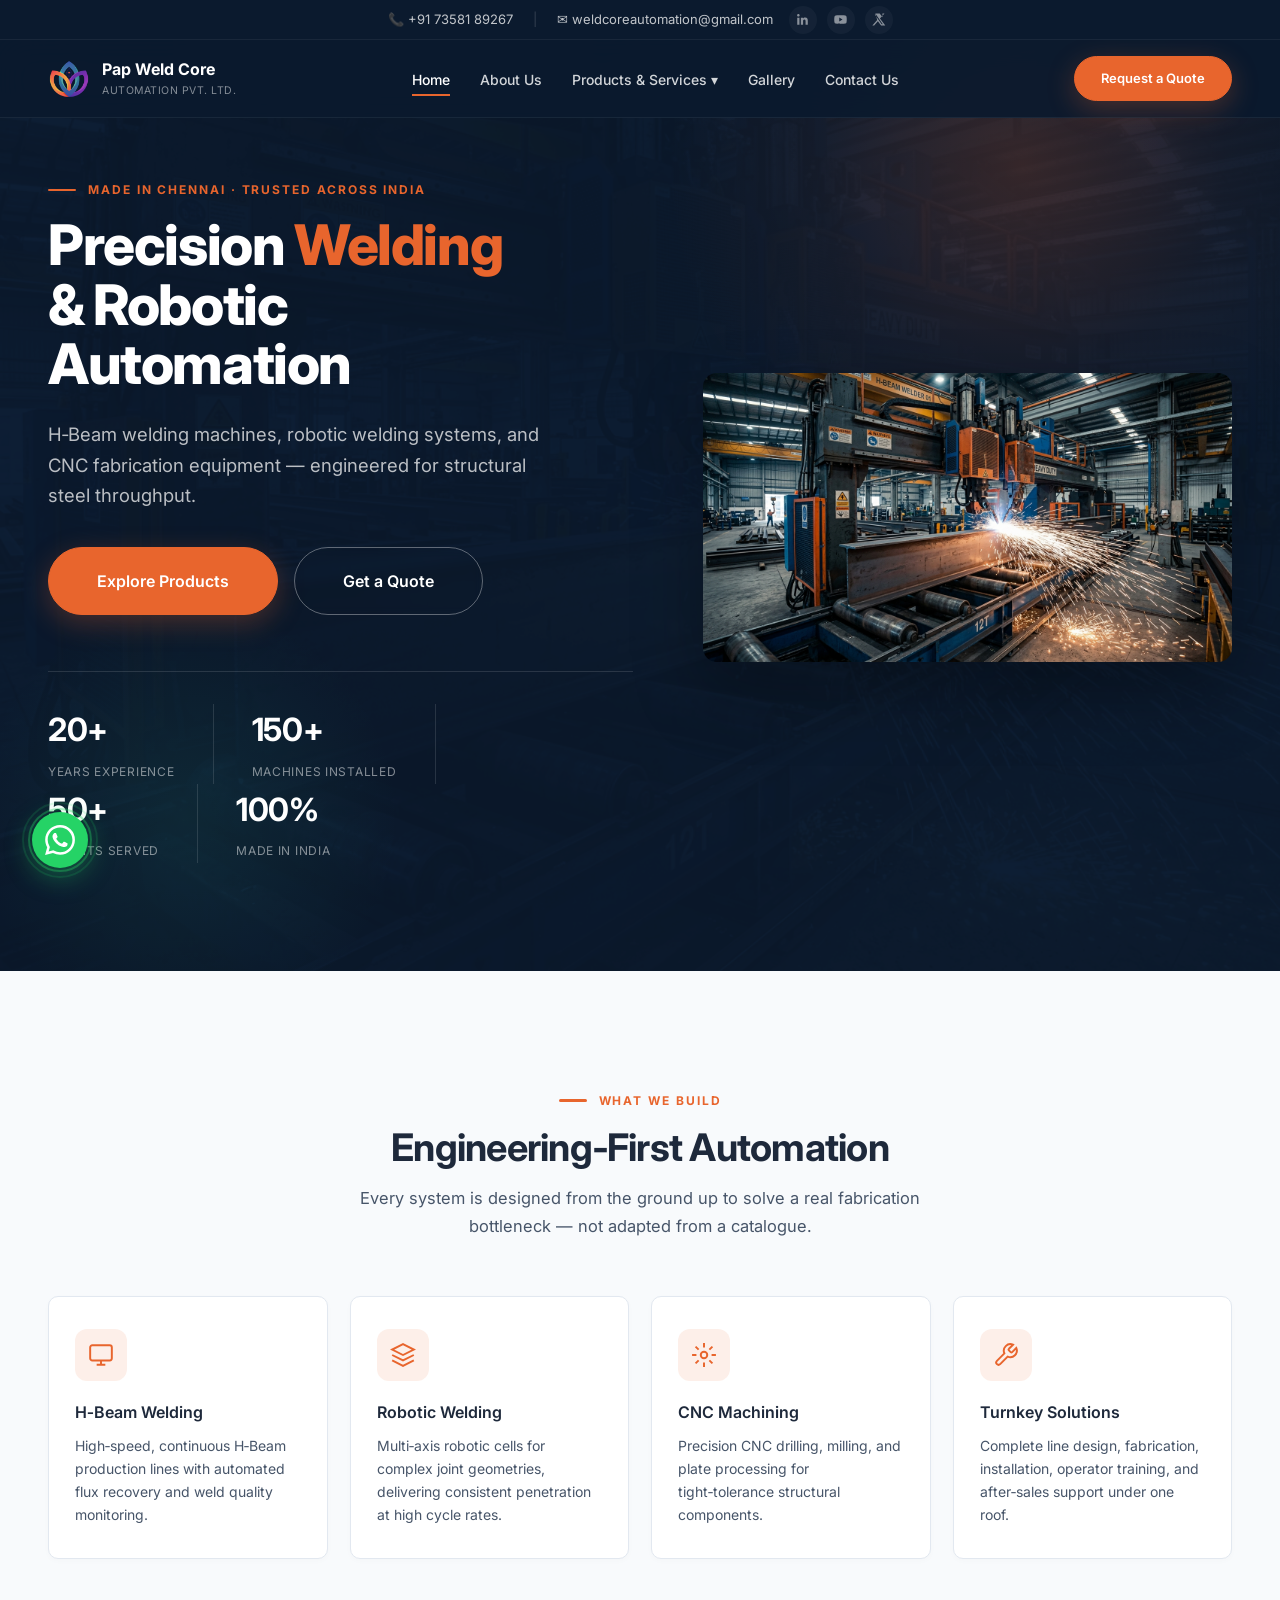
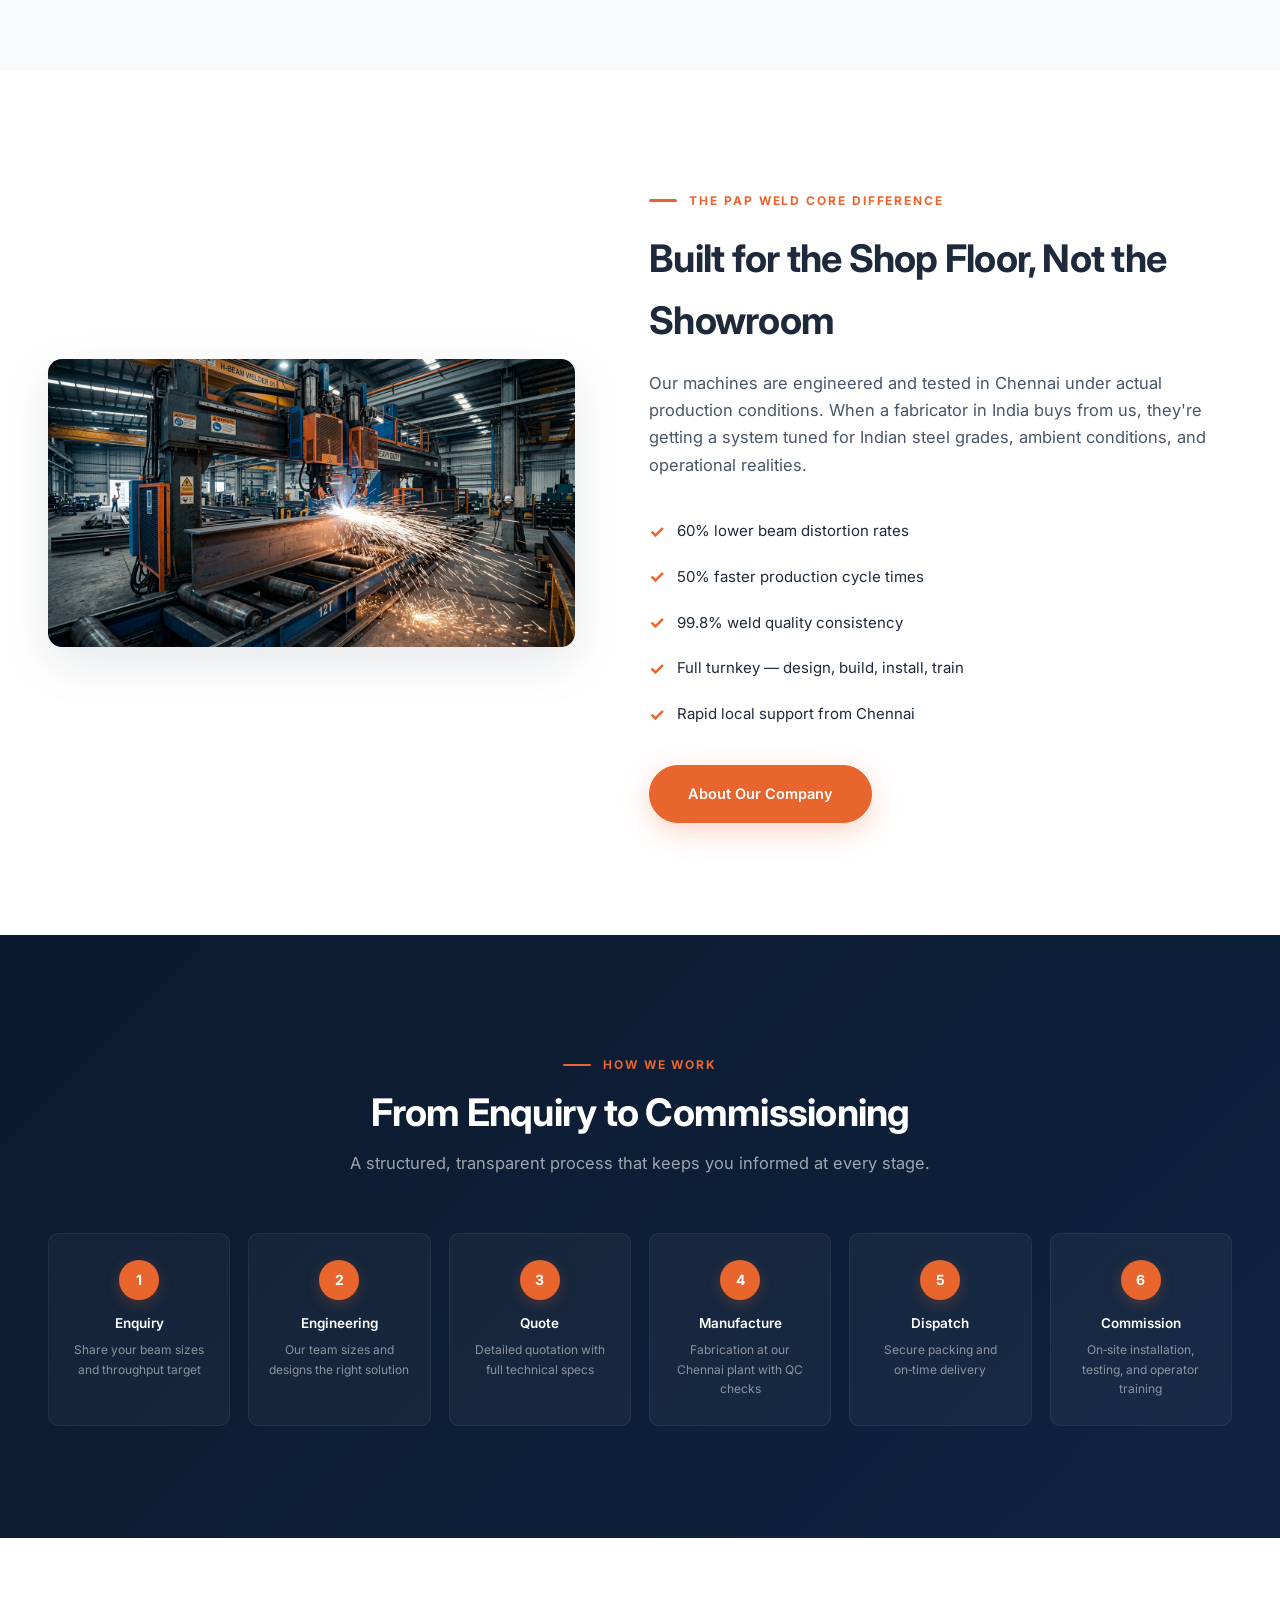
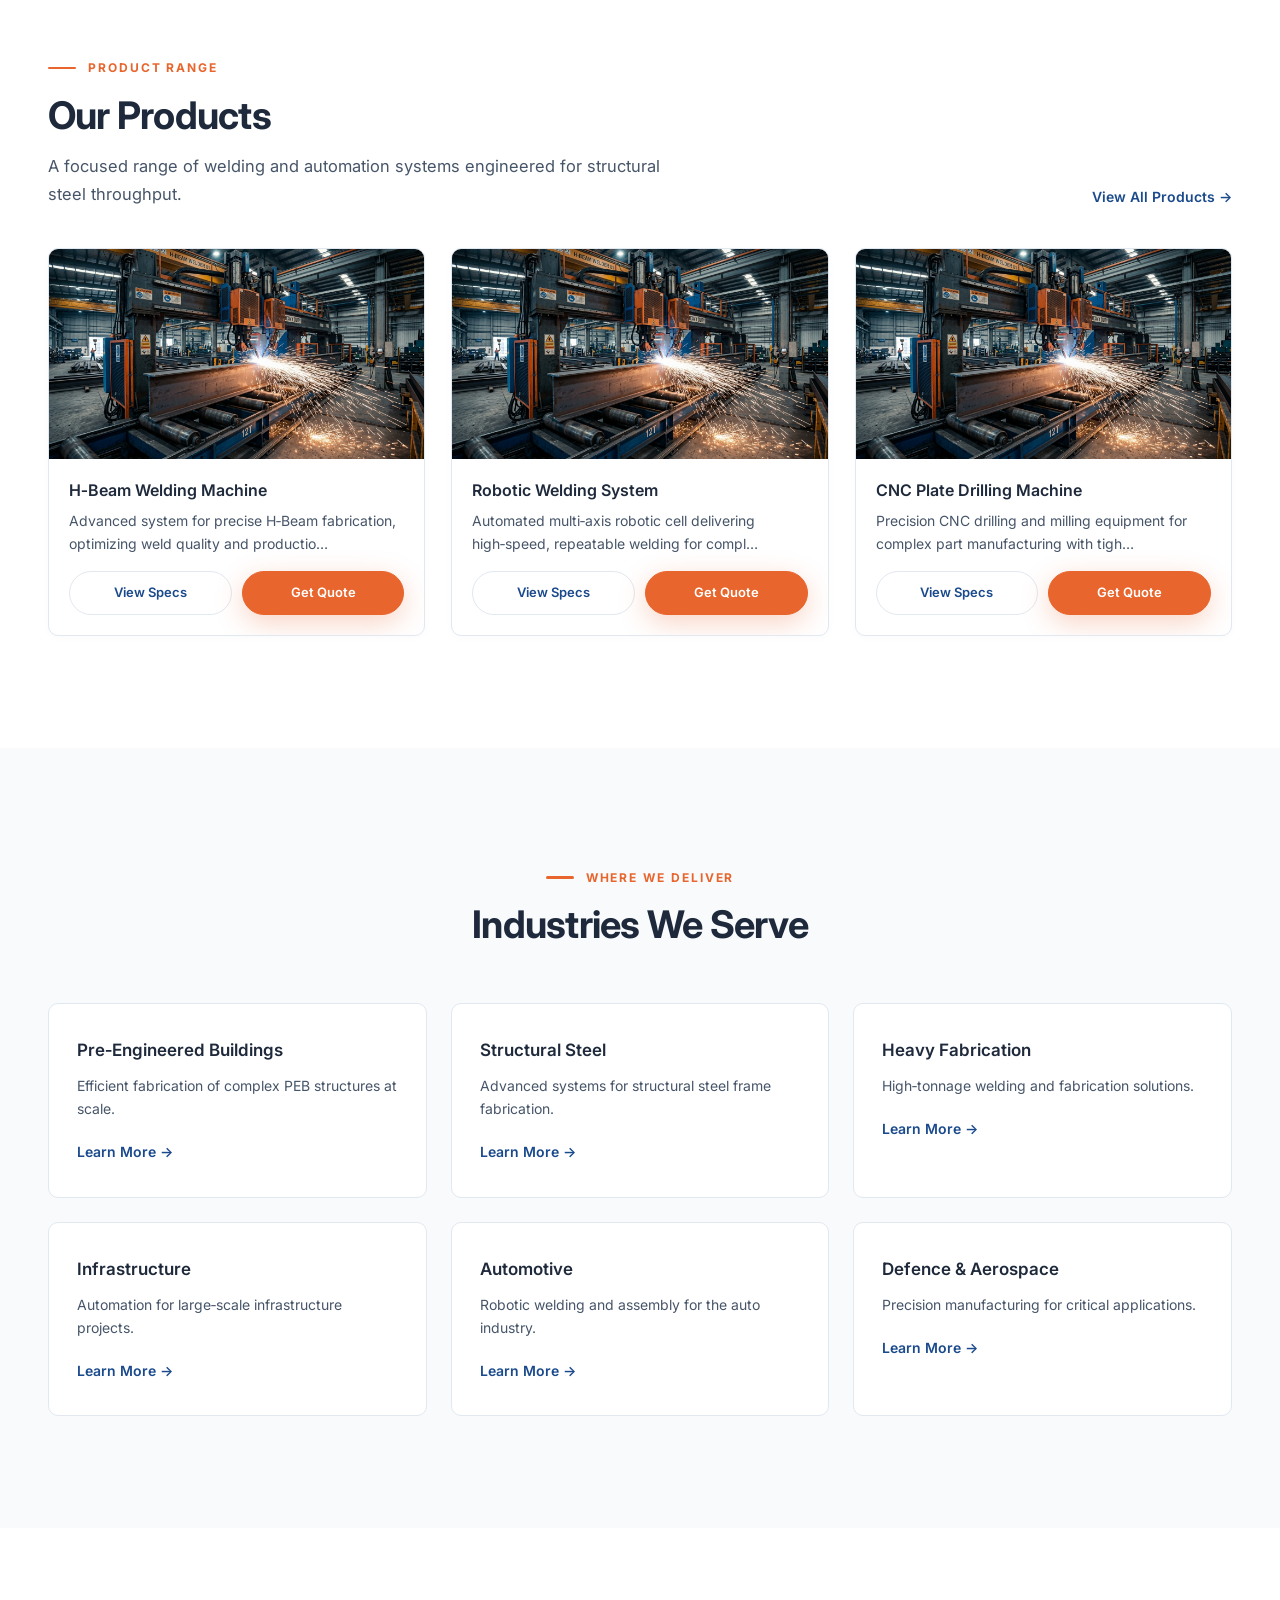
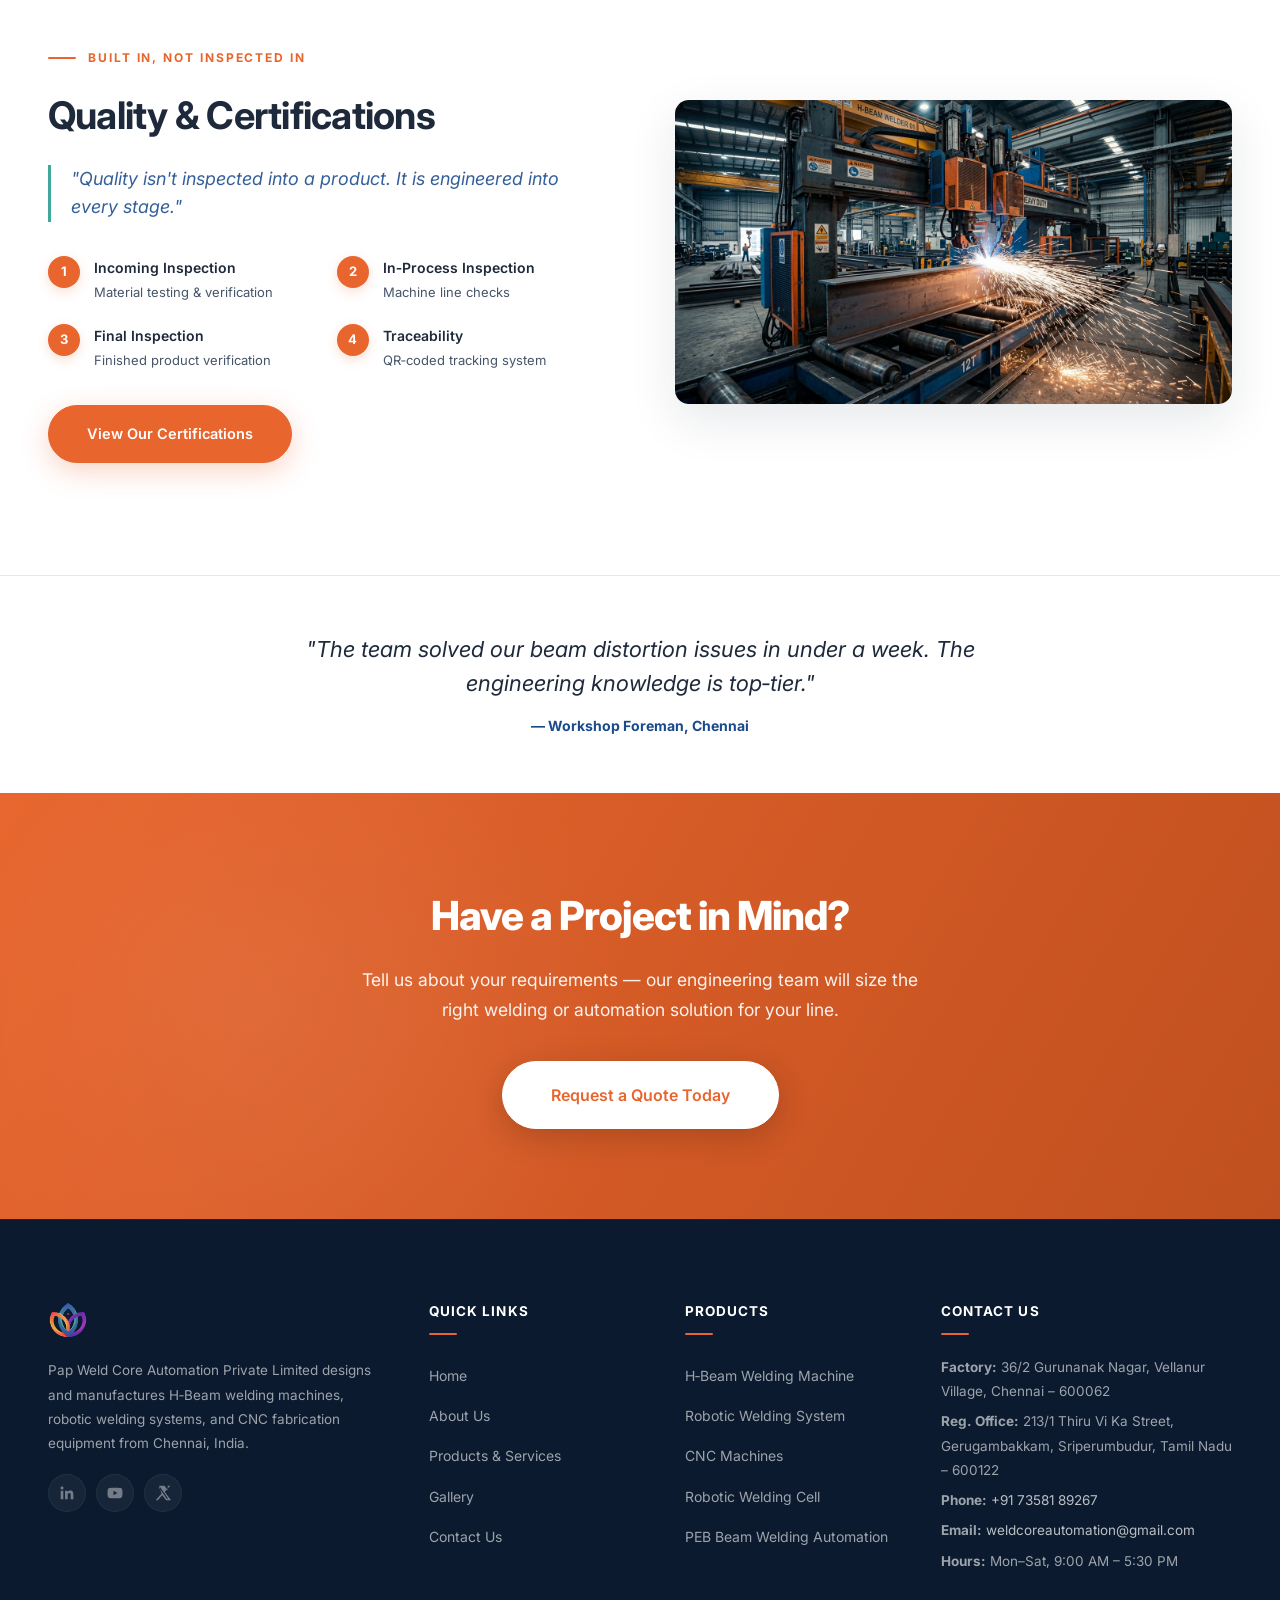
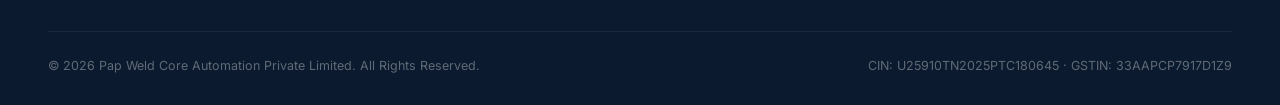
<file: index.html>
<!DOCTYPE html>
<html lang="en">
<head>
    <meta charset="UTF-8" />
    <meta name="viewport" content="width=device-width, initial-scale=1.0" />
    <title>Pap Weld Core Automation | Precision Welding &amp; Robotic Automation</title>
    <meta name="description" content="Pap Weld Core Automation Private Limited – Manufacturer of H‑Beam Welding Machines, Robotic Welding Systems, and CNC Machinery from Chennai, India." />
    <link rel="icon" type="image/x-icon" href="images/favicon/favicon.ico" />
    <link rel="preconnect" href="https://fonts.googleapis.com" />
    <link rel="preconnect" href="https://fonts.gstatic.com" crossorigin />
    <link href="https://fonts.googleapis.com/css2?family=Inter:wght@400;500;600;700;800;900&display=swap" rel="stylesheet" />
    <link rel="stylesheet" href="css/style.css" />
</head>
<body>

    <!-- ===== WHATSAPP FLOATING BUTTON ===== -->
    <a href="https://wa.me/917358189267?text=Hello%20Pap%20Weld%20Core%20Automation%2C%20I%20am%20interested%20in%20your%20welding%20automation%20solutions."
       class="whatsapp-float" target="_blank" rel="noopener noreferrer" aria-label="Chat on WhatsApp">
        <div class="whatsapp-float-btn">
            <svg viewBox="0 0 24 24" xmlns="http://www.w3.org/2000/svg">
                <path d="M17.472 14.382c-.297-.149-1.758-.867-2.03-.967-.273-.099-.471-.148-.67.15-.197.297-.767.966-.94 1.164-.173.199-.347.223-.644.075-.297-.15-1.255-.463-2.39-1.475-.883-.788-1.48-1.761-1.653-2.059-.173-.297-.018-.458.13-.606.134-.133.298-.347.446-.52.149-.174.198-.298.298-.497.099-.198.05-.371-.025-.52-.075-.149-.669-1.612-.916-2.207-.242-.579-.487-.5-.669-.51-.173-.008-.371-.01-.57-.01-.198 0-.52.074-.792.372-.272.297-1.04 1.016-1.04 2.479 0 1.462 1.065 2.875 1.213 3.074.149.198 2.096 3.2 5.077 4.487.709.306 1.262.489 1.694.625.712.227 1.36.195 1.871.118.571-.085 1.758-.719 2.006-1.413.248-.694.248-1.289.173-1.413-.074-.124-.272-.198-.57-.347m-5.421 7.403h-.004a9.87 9.87 0 01-5.031-1.378l-.361-.214-3.741.982.998-3.648-.235-.374a9.86 9.86 0 01-1.51-5.26c.001-5.45 4.436-9.884 9.888-9.884 2.64 0 5.122 1.03 6.988 2.898a9.825 9.825 0 012.893 6.994c-.003 5.45-4.437 9.884-9.885 9.884m8.413-18.297A11.815 11.815 0 0012.05 0C5.495 0 .16 5.335.157 11.892c0 2.096.547 4.142 1.588 5.945L.057 24l6.305-1.654a11.882 11.882 0 005.683 1.448h.005c6.554 0 11.89-5.335 11.893-11.893a11.821 11.821 0 00-3.48-8.413z"/>
            </svg>
        </div>
        <span class="whatsapp-tooltip">Chat on WhatsApp</span>
    </a>

    <!-- ===== BACK TO TOP ===== -->
    <button id="backToTop" class="back-to-top" aria-label="Back to top">
        <svg viewBox="0 0 24 24"><path d="M12 19V5M5 12l7-7 7 7"/></svg>
    </button>

    <!-- ===== TOP BAR ===== -->
    <div class="topbar">
        <div class="container">
            <div class="topbar-left">
                <a href="tel:+917358189267">📞 +91 73581 89267</a>
                <span class="sep">|</span>
                <a href="mailto:weldcoreautomation@gmail.com">✉ weldcoreautomation@gmail.com</a>
            </div>
            <div class="topbar-right">
                <a href="#" aria-label="LinkedIn"><svg viewBox="0 0 24 24"><path d="M20.45 20.45h-3.55v-5.55c0-1.32-.02-3.02-1.84-3.02-1.84 0-2.12 1.44-2.12 2.93v5.64H9.4V9h3.41v1.56h.05c.47-.9 1.62-1.84 3.36-1.84 3.6 0 4.26 2.37 4.26 5.46v6.23zM5.37 7.32c-1.14 0-2.06-.92-2.06-2.06 0-1.14.92-2.06 2.06-2.06 1.14 0 2.06.92 2.06 2.06 0 1.14-.92 2.06-2.06 2.06zm-1.79 13.13h3.55V9H3.58v11.45z"/></svg></a>
                <a href="#" aria-label="YouTube"><svg viewBox="0 0 24 24"><path d="M21.58 7.19c-.23-.86-.91-1.54-1.77-1.77C18.25 5 12 5 12 5s-6.25 0-7.81.42c-.86.23-1.54.91-1.77 1.77C2 8.75 2 12 2 12s0 3.25.42 4.81c.23.86.91 1.54 1.77 1.77C5.75 19 12 19 12 19s6.25 0 7.81-.42c.86-.23 1.54-.91 1.77-1.77C22 15.25 22 12 22 12s0-3.25-.42-4.81zM10 15.06V8.94l5.22 3.06L10 15.06z"/></svg></a>
                <a href="#" aria-label="Twitter / X"><svg viewBox="0 0 24 24"><path d="M18.244 2.25h3.308l-7.227 8.26 8.502 11.24h-6.643l-5.216-6.817-5.956 6.817H2.175l7.73-8.835L7.029 2.25h6.815l4.713 6.191zM17.083 19.772h1.832L7.998 3.957H6.04L17.083 19.772z"/></svg></a>
            </div>
        </div>
    </div>

    <!-- ===== HEADER ===== -->
    <header class="header" id="header">
        <div class="container header-wrapper">
            <a href="index.html" class="logo">
                <img src="images/logo/logo-main.png" alt="Pap Weld Core Automation logo" />
                <span class="logo-text">
                    <span class="name">Pap Weld Core</span>
                    <span class="sub">AUTOMATION PVT. LTD.</span>
                </span>
            </a>
            <nav class="nav" id="nav" aria-label="Main navigation">
                <ul class="nav-list">
                    <li><a href="index.html" class="nav-link active">Home</a></li>
                    <li><a href="about.html" class="nav-link">About Us</a></li>
                    <li class="dropdown">
                        <a href="products.html" class="nav-link" aria-haspopup="true">Products &amp; Services ▾</a>
                        <ul class="dropdown-menu" role="menu">
                            <li><a href="products.html#h-beam">H‑Beam Welding Machine</a></li>
                            <li><a href="products.html#robotic">Robotic Welding System</a></li>
                            <li><a href="products.html#cnc">CNC Machines</a></li>
                            <li><a href="products.html#robotic-cell">Robotic Welding Cell</a></li>
                            <li><a href="products.html#peb">PEB Beam Welding Automation</a></li>
                            <li><a href="products.html#drilling">CNC Plate Drilling Machine</a></li>
                            <li><a href="products.html#beam-line">Beam Welding Line</a></li>
                        </ul>
                    </li>
                    <li><a href="gallery.html" class="nav-link">Gallery</a></li>
                    <li><a href="contact.html" class="nav-link">Contact Us</a></li>
                </ul>
            </nav>
            <div class="header-cta">
                <a href="contact.html" class="btn btn-primary">Request a Quote</a>
            </div>
            <button class="hamburger" id="hamburger" aria-label="Toggle menu">
                <span></span><span></span><span></span>
            </button>
        </div>
    </header>

    <!-- ===== HERO ===== -->
    <section class="hero" id="home">
        <div class="hero-bg"></div>
        <div class="container hero-wrapper">
            <div class="hero-content">
                <div class="eyebrow">Made in Chennai · Trusted Across India</div>
                <h1 class="hero-title">
                    Precision <span class="highlight">Welding</span><br>
                    &amp; Robotic<br>Automation
                </h1>
                <p class="hero-subtitle">H‑Beam welding machines, robotic welding systems, and CNC fabrication equipment — engineered for structural steel throughput.</p>
                <div class="hero-buttons">
                    <a href="products.html" class="btn btn-primary btn-large">Explore Products</a>
                    <a href="contact.html" class="btn btn-secondary btn-large">Get a Quote</a>
                </div>
                <div class="trust-badges">
                    <div class="trust-item">
                        <span class="trust-number" data-count="20" data-suffix="+">20+</span>
                        <span class="trust-label">Years Experience</span>
                    </div>
                    <div class="trust-item">
                        <span class="trust-number" data-count="150" data-suffix="+">150+</span>
                        <span class="trust-label">Machines Installed</span>
                    </div>
                    <div class="trust-item">
                        <span class="trust-number" data-count="50" data-suffix="+">50+</span>
                        <span class="trust-label">Clients Served</span>
                    </div>
                    <div class="trust-item">
                        <span class="trust-number" data-count="100" data-suffix="%">100%</span>
                        <span class="trust-label">Made in India</span>
                    </div>
                </div>
            </div>
            <div class="hero-image">
                <img src="images/banners/hero-machine.png" alt="Pap Weld Core H‑Beam welding machine in operation" />
            </div>
        </div>
    </section>

    <!-- ===== CAPABILITIES ===== -->
    <section class="capabilities" id="capabilities">
        <div class="container">
            <div class="section-header center" data-aos="fade-up">
                <div class="eyebrow center">What We Build</div>
                <h2 class="section-title">Engineering‑First Automation</h2>
                <p class="section-subtitle">Every system is designed from the ground up to solve a real fabrication bottleneck — not adapted from a catalogue.</p>
            </div>
            <div class="capabilities-grid">
                <div class="cap-card" data-aos="fade-up" data-aos-delay="0">
                    <div class="cap-icon">
                        <svg viewBox="0 0 24 24"><rect x="2" y="3" width="20" height="14" rx="2"/><path d="M8 21h8M12 17v4"/></svg>
                    </div>
                    <h3>H‑Beam Welding</h3>
                    <p>High‑speed, continuous H‑Beam production lines with automated flux recovery and weld quality monitoring.</p>
                </div>
                <div class="cap-card" data-aos="fade-up" data-aos-delay="80">
                    <div class="cap-icon">
                        <svg viewBox="0 0 24 24"><path d="M12 2L2 7l10 5 10-5-10-5zM2 17l10 5 10-5M2 12l10 5 10-5"/></svg>
                    </div>
                    <h3>Robotic Welding</h3>
                    <p>Multi‑axis robotic cells for complex joint geometries, delivering consistent penetration at high cycle rates.</p>
                </div>
                <div class="cap-card" data-aos="fade-up" data-aos-delay="160">
                    <div class="cap-icon">
                        <svg viewBox="0 0 24 24"><circle cx="12" cy="12" r="3"/><path d="M12 1v4M12 19v4M4.22 4.22l2.83 2.83M16.95 16.95l2.83 2.83M1 12h4M19 12h4M4.22 19.78l2.83-2.83M16.95 7.05l2.83-2.83"/></svg>
                    </div>
                    <h3>CNC Machining</h3>
                    <p>Precision CNC drilling, milling, and plate processing for tight‑tolerance structural components.</p>
                </div>
                <div class="cap-card" data-aos="fade-up" data-aos-delay="240">
                    <div class="cap-icon">
                        <svg viewBox="0 0 24 24"><path d="M14.7 6.3a1 1 0 000 1.4l1.6 1.6a1 1 0 001.4 0l3.77-3.77a6 6 0 01-7.94 7.94l-6.91 6.91a2.12 2.12 0 01-3-3l6.91-6.91a6 6 0 017.94-7.94l-3.76 3.76z"/></svg>
                    </div>
                    <h3>Turnkey Solutions</h3>
                    <p>Complete line design, fabrication, installation, operator training, and after‑sales support under one roof.</p>
                </div>
            </div>
        </div>
    </section>

    <!-- ===== WHY DIFFERENT ===== -->
    <section class="difference" id="difference">
        <div class="container difference-wrapper">
            <div class="difference-image" data-aos="fade-right">
                <img src="images/banners/hero-machine.png" alt="Pap Weld Core automation solution in action" loading="lazy" />
            </div>
            <div class="difference-content" data-aos="fade-left">
                <div class="eyebrow">The Pap Weld Core Difference</div>
                <h2>Built for the Shop Floor, Not the Showroom</h2>
                <p>Our machines are engineered and tested in Chennai under actual production conditions. When a fabricator in India buys from us, they're getting a system tuned for Indian steel grades, ambient conditions, and operational realities.</p>
                <ul class="difference-list">
                    <li>60% lower beam distortion rates</li>
                    <li>50% faster production cycle times</li>
                    <li>99.8% weld quality consistency</li>
                    <li>Full turnkey — design, build, install, train</li>
                    <li>Rapid local support from Chennai</li>
                </ul>
                <a href="about.html" class="btn btn-primary">About Our Company</a>
            </div>
        </div>
    </section>

    <!-- ===== PROCESS ===== -->
    <section class="process" id="process">
        <div class="container">
            <div class="section-header center" data-aos="fade-up">
                <div class="eyebrow center">How We Work</div>
                <h2 class="section-title">From Enquiry to Commissioning</h2>
                <p class="section-subtitle">A structured, transparent process that keeps you informed at every stage.</p>
            </div>
            <div class="process-timeline">
                <div class="process-step" data-aos="fade-up" data-aos-delay="0">
                    <div class="step-number">1</div>
                    <h4>Enquiry</h4>
                    <p>Share your beam sizes and throughput target</p>
                </div>
                <div class="process-step" data-aos="fade-up" data-aos-delay="60">
                    <div class="step-number">2</div>
                    <h4>Engineering</h4>
                    <p>Our team sizes and designs the right solution</p>
                </div>
                <div class="process-step" data-aos="fade-up" data-aos-delay="120">
                    <div class="step-number">3</div>
                    <h4>Quote</h4>
                    <p>Detailed quotation with full technical specs</p>
                </div>
                <div class="process-step" data-aos="fade-up" data-aos-delay="180">
                    <div class="step-number">4</div>
                    <h4>Manufacture</h4>
                    <p>Fabrication at our Chennai plant with QC checks</p>
                </div>
                <div class="process-step" data-aos="fade-up" data-aos-delay="240">
                    <div class="step-number">5</div>
                    <h4>Dispatch</h4>
                    <p>Secure packing and on‑time delivery</p>
                </div>
                <div class="process-step" data-aos="fade-up" data-aos-delay="300">
                    <div class="step-number">6</div>
                    <h4>Commission</h4>
                    <p>On‑site installation, testing, and operator training</p>
                </div>
            </div>
        </div>
    </section>

    <!-- ===== PRODUCT PREVIEW ===== -->
    <section class="products-preview" id="products">
        <div class="container">
            <div style="display:flex;justify-content:space-between;align-items:flex-end;flex-wrap:wrap;gap:16px;margin-bottom:40px;">
                <div class="section-header" style="margin-bottom:0;" data-aos="fade-up">
                    <div class="eyebrow">Product Range</div>
                    <h2 class="section-title">Our Products</h2>
                    <p class="section-subtitle">A focused range of welding and automation systems engineered for structural steel throughput.</p>
                </div>
                <a href="products.html" class="link-arrow" data-aos="fade-up">View All Products →</a>
            </div>
            <div class="products-grid" id="home-products">
                <!-- Injected by JS -->
            </div>
        </div>
    </section>

    <!-- ===== INDUSTRIES ===== -->
    <section class="industries" id="industries">
        <div class="container">
            <div class="section-header center" data-aos="fade-up">
                <div class="eyebrow center">Where We Deliver</div>
                <h2 class="section-title">Industries We Serve</h2>
            </div>
            <div class="industries-grid">
                <div class="industry-card" data-aos="fade-up">
                    <h4>Pre‑Engineered Buildings</h4>
                    <p>Efficient fabrication of complex PEB structures at scale.</p>
                    <a href="products.html" class="link-arrow">Learn More →</a>
                </div>
                <div class="industry-card" data-aos="fade-up">
                    <h4>Structural Steel</h4>
                    <p>Advanced systems for structural steel frame fabrication.</p>
                    <a href="products.html" class="link-arrow">Learn More →</a>
                </div>
                <div class="industry-card" data-aos="fade-up">
                    <h4>Heavy Fabrication</h4>
                    <p>High‑tonnage welding and fabrication solutions.</p>
                    <a href="products.html" class="link-arrow">Learn More →</a>
                </div>
                <div class="industry-card" data-aos="fade-up">
                    <h4>Infrastructure</h4>
                    <p>Automation for large‑scale infrastructure projects.</p>
                    <a href="products.html" class="link-arrow">Learn More →</a>
                </div>
                <div class="industry-card" data-aos="fade-up">
                    <h4>Automotive</h4>
                    <p>Robotic welding and assembly for the auto industry.</p>
                    <a href="products.html" class="link-arrow">Learn More →</a>
                </div>
                <div class="industry-card" data-aos="fade-up">
                    <h4>Defence &amp; Aerospace</h4>
                    <p>Precision manufacturing for critical applications.</p>
                    <a href="products.html" class="link-arrow">Learn More →</a>
                </div>
            </div>
        </div>
    </section>

    <!-- ===== QUALITY ===== -->
    <section class="quality" id="quality">
        <div class="container quality-wrapper">
            <div class="quality-content" data-aos="fade-right">
                <div class="eyebrow">Built In, Not Inspected In</div>
                <h2>Quality &amp; Certifications</h2>
                <p class="quality-quote">"Quality isn't inspected into a product. It is engineered into every stage."</p>
                <div class="quality-steps">
                    <div class="quality-step"><span>1</span><div><h4>Incoming Inspection</h4><p>Material testing &amp; verification</p></div></div>
                    <div class="quality-step"><span>2</span><div><h4>In‑Process Inspection</h4><p>Machine line checks</p></div></div>
                    <div class="quality-step"><span>3</span><div><h4>Final Inspection</h4><p>Finished product verification</p></div></div>
                    <div class="quality-step"><span>4</span><div><h4>Traceability</h4><p>QR‑coded tracking system</p></div></div>
                </div>
                <a href="contact.html" class="btn btn-primary">View Our Certifications</a>
            </div>
            <div class="quality-image" data-aos="fade-left">
                <img src="images/banners/hero-machine.png" alt="Quality control inspection of welded components" loading="lazy" />
            </div>
        </div>
    </section>

    <!-- ===== TESTIMONIAL ===== -->
    <div class="testimonial-bar">
        <div class="container">
            <blockquote>"The team solved our beam distortion issues in under a week. The engineering knowledge is top‑tier."</blockquote>
            <cite>— Workshop Foreman, Chennai</cite>
        </div>
    </div>

    <!-- ===== RFQ CTA ===== -->
    <section class="rfq-cta">
        <div class="container">
            <h2>Have a Project in Mind?</h2>
            <p>Tell us about your requirements — our engineering team will size the right welding or automation solution for your line.</p>
            <a href="contact.html" class="btn btn-primary btn-large">Request a Quote Today</a>
        </div>
    </section>

    <!-- ===== FOOTER ===== -->
    <footer class="footer">
        <div class="container">
            <div class="footer-grid">
                <div class="footer-col">
                    <a href="index.html" class="logo"><img src="images/logo/logo-main.png" alt="Pap Weld Core Automation logo" /></a>
                    <p>Pap Weld Core Automation Private Limited designs and manufactures H‑Beam welding machines, robotic welding systems, and CNC fabrication equipment from Chennai, India.</p>
                    <div class="footer-social">
                        <a href="#" aria-label="LinkedIn"><svg viewBox="0 0 24 24"><path d="M20.45 20.45h-3.55v-5.55c0-1.32-.02-3.02-1.84-3.02-1.84 0-2.12 1.44-2.12 2.93v5.64H9.4V9h3.41v1.56h.05c.47-.9 1.62-1.84 3.36-1.84 3.6 0 4.26 2.37 4.26 5.46v6.23zM5.37 7.32c-1.14 0-2.06-.92-2.06-2.06 0-1.14.92-2.06 2.06-2.06 1.14 0 2.06.92 2.06 2.06 0 1.14-.92 2.06-2.06 2.06zm-1.79 13.13h3.55V9H3.58v11.45z"/></svg></a>
                        <a href="#" aria-label="YouTube"><svg viewBox="0 0 24 24"><path d="M21.58 7.19c-.23-.86-.91-1.54-1.77-1.77C18.25 5 12 5 12 5s-6.25 0-7.81.42c-.86.23-1.54.91-1.77 1.77C2 8.75 2 12 2 12s0 3.25.42 4.81c.23.86.91 1.54 1.77 1.77C5.75 19 12 19 12 19s6.25 0 7.81-.42c.86-.23 1.54-.91 1.77-1.77C22 15.25 22 12 22 12s0-3.25-.42-4.81zM10 15.06V8.94l5.22 3.06L10 15.06z"/></svg></a>
                        <a href="#" aria-label="Twitter / X"><svg viewBox="0 0 24 24"><path d="M18.244 2.25h3.308l-7.227 8.26 8.502 11.24h-6.643l-5.216-6.817-5.956 6.817H2.175l7.73-8.835L7.029 2.25h6.815l4.713 6.191zM17.083 19.772h1.832L7.998 3.957H6.04L17.083 19.772z"/></svg></a>
                    </div>
                </div>
                <div class="footer-col">
                    <h4>Quick Links</h4>
                    <ul>
                        <li><a href="index.html">Home</a></li>
                        <li><a href="about.html">About Us</a></li>
                        <li><a href="products.html">Products &amp; Services</a></li>
                        <li><a href="gallery.html">Gallery</a></li>
                        <li><a href="contact.html">Contact Us</a></li>
                    </ul>
                </div>
                <div class="footer-col">
                    <h4>Products</h4>
                    <ul>
                        <li><a href="products.html#h-beam">H‑Beam Welding Machine</a></li>
                        <li><a href="products.html#robotic">Robotic Welding System</a></li>
                        <li><a href="products.html#cnc">CNC Machines</a></li>
                        <li><a href="products.html#robotic-cell">Robotic Welding Cell</a></li>
                        <li><a href="products.html#peb">PEB Beam Welding Automation</a></li>
                    </ul>
                </div>
                <div class="footer-col">
                    <h4>Contact Us</h4>
                    <p><strong>Factory:</strong> 36/2 Gurunanak Nagar, Vellanur Village, Chennai – 600062</p>
                    <p><strong>Reg. Office:</strong> 213/1 Thiru Vi Ka Street, Gerugambakkam, Sriperumbudur, Tamil Nadu – 600122</p>
                    <p><strong>Phone:</strong> <a href="tel:+917358189267" style="color:rgba(255,255,255,.72);">+91 73581 89267</a></p>
                    <p><strong>Email:</strong> <a href="mailto:weldcoreautomation@gmail.com" style="color:rgba(255,255,255,.72);">weldcoreautomation@gmail.com</a></p>
                    <p><strong>Hours:</strong> Mon–Sat, 9:00 AM – 5:30 PM</p>
                </div>
            </div>
            <div class="footer-bottom">
                <p>© 2026 Pap Weld Core Automation Private Limited. All Rights Reserved.</p>
                <p>CIN: U25910TN2025PTC180645 · GSTIN: 33AAPCP7917D1Z9</p>
            </div>
        </div>
    </footer>

    <script src="js/main.js"></script>
</body>
</html>
</file>
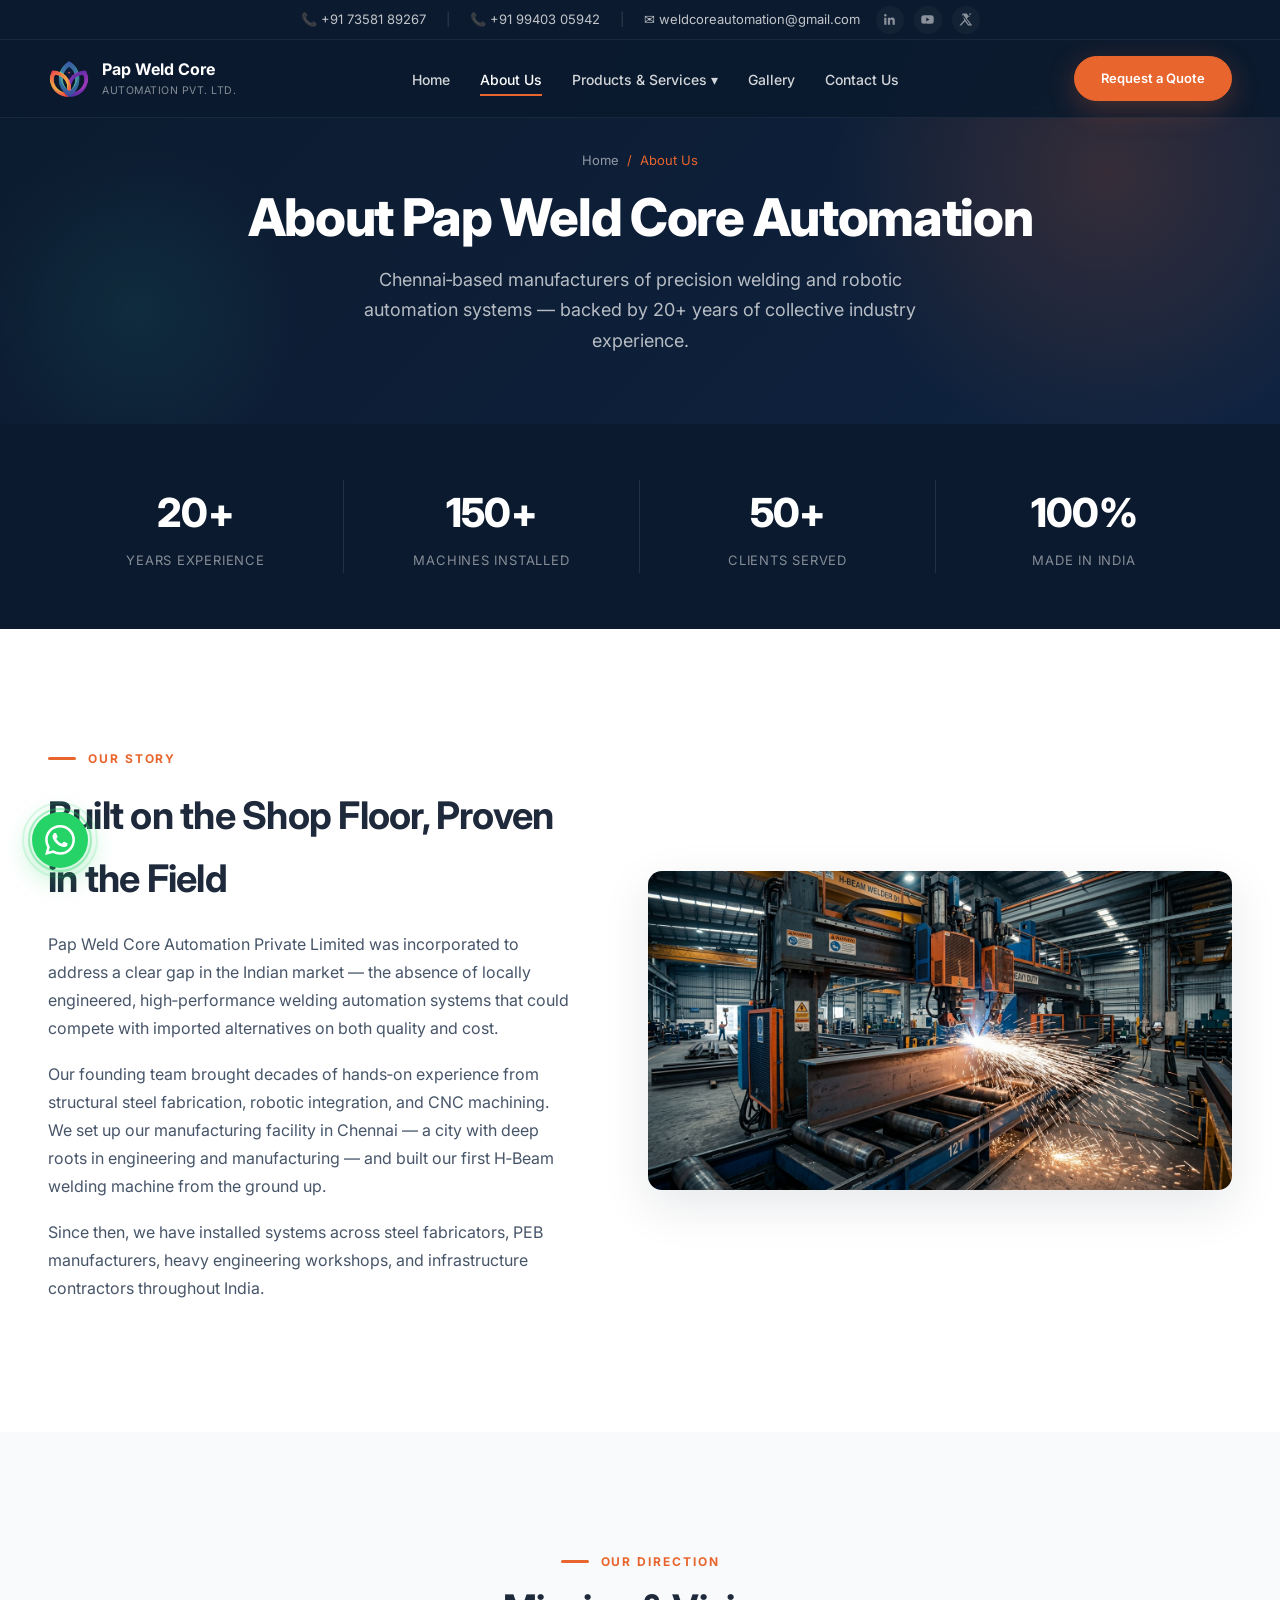
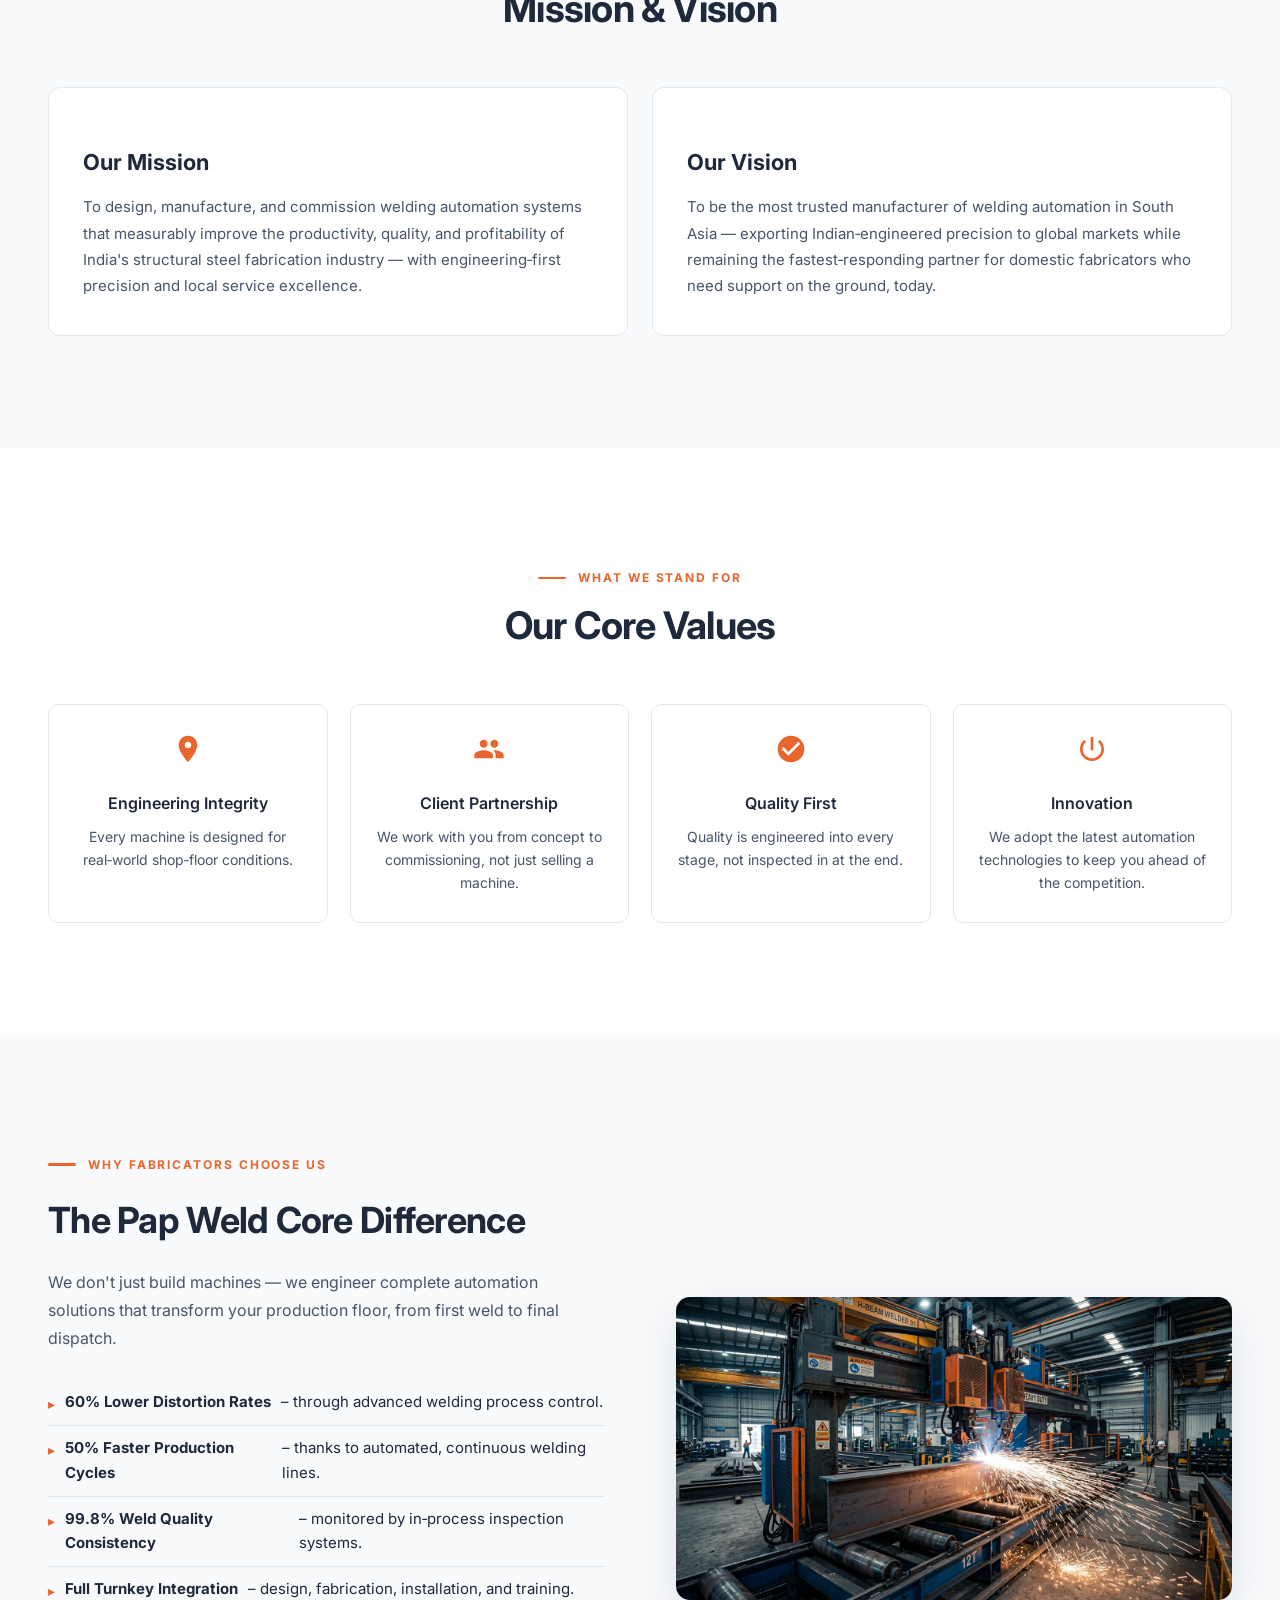
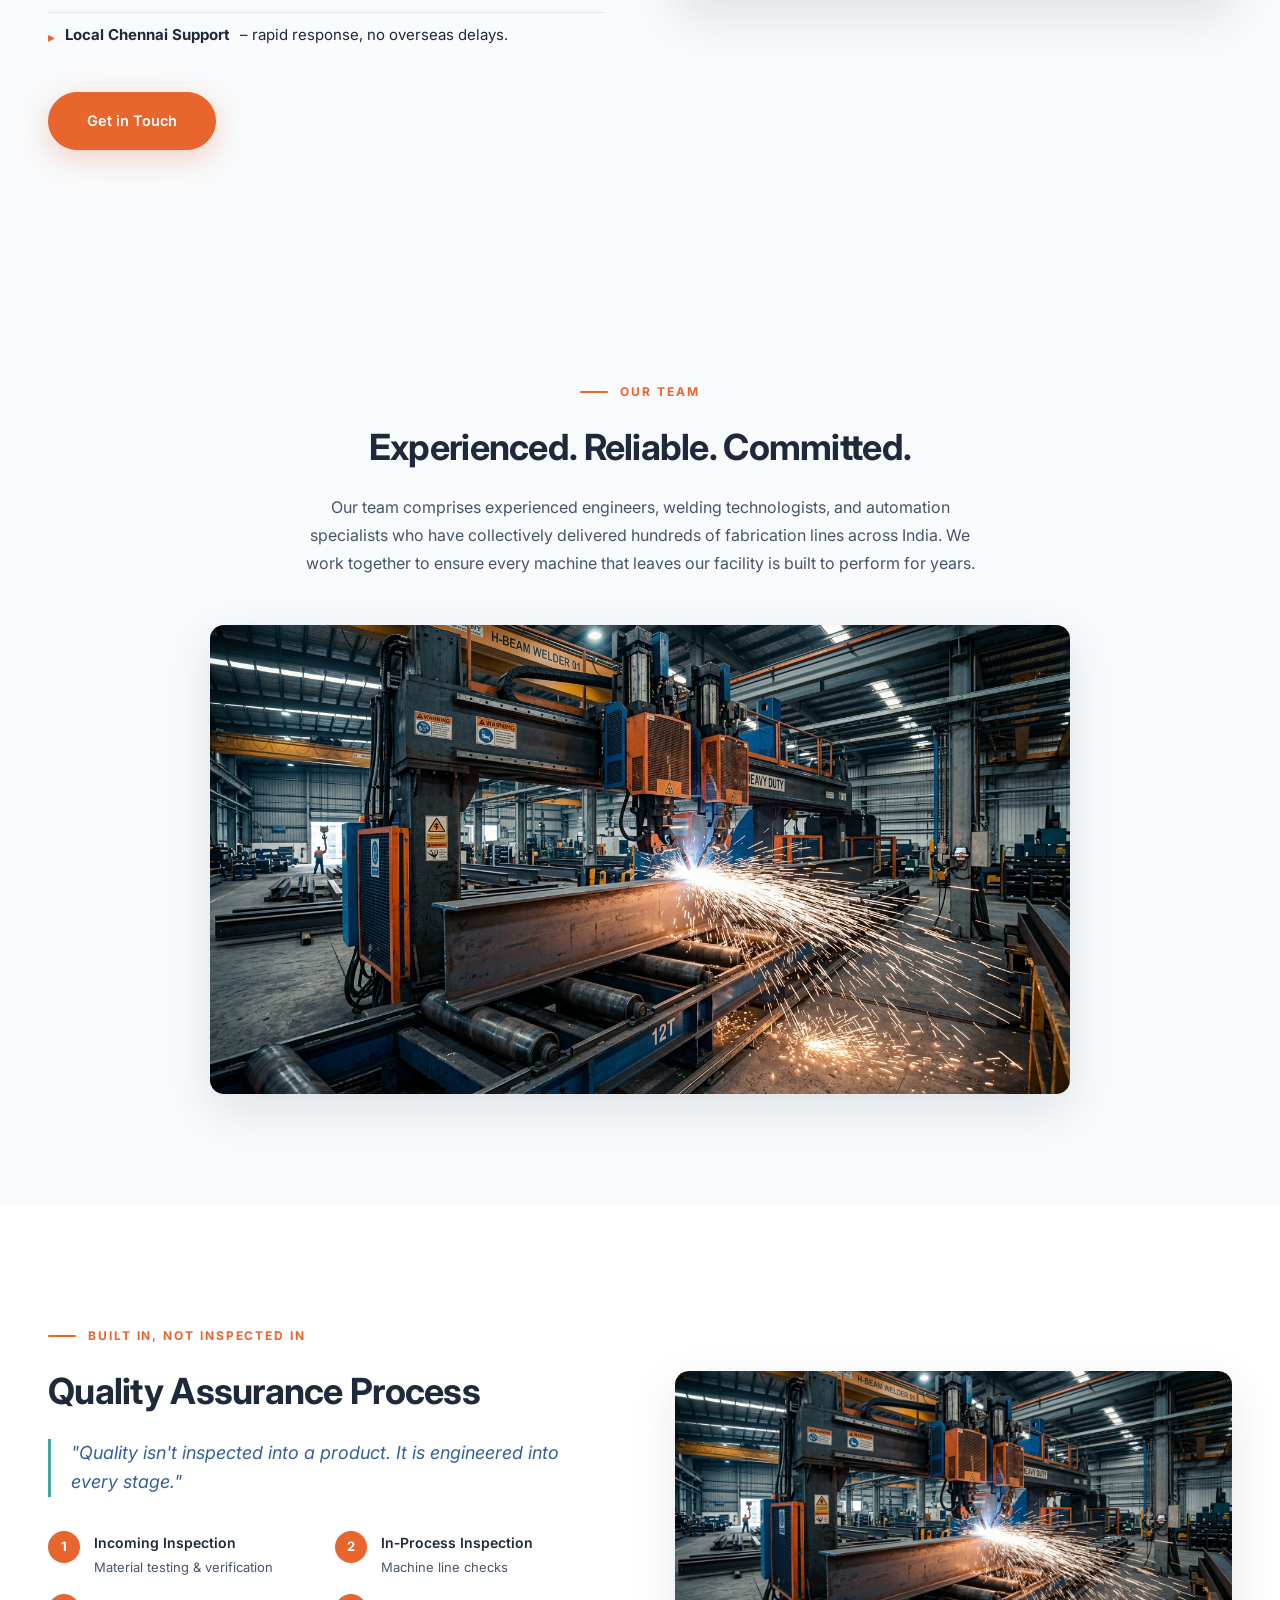
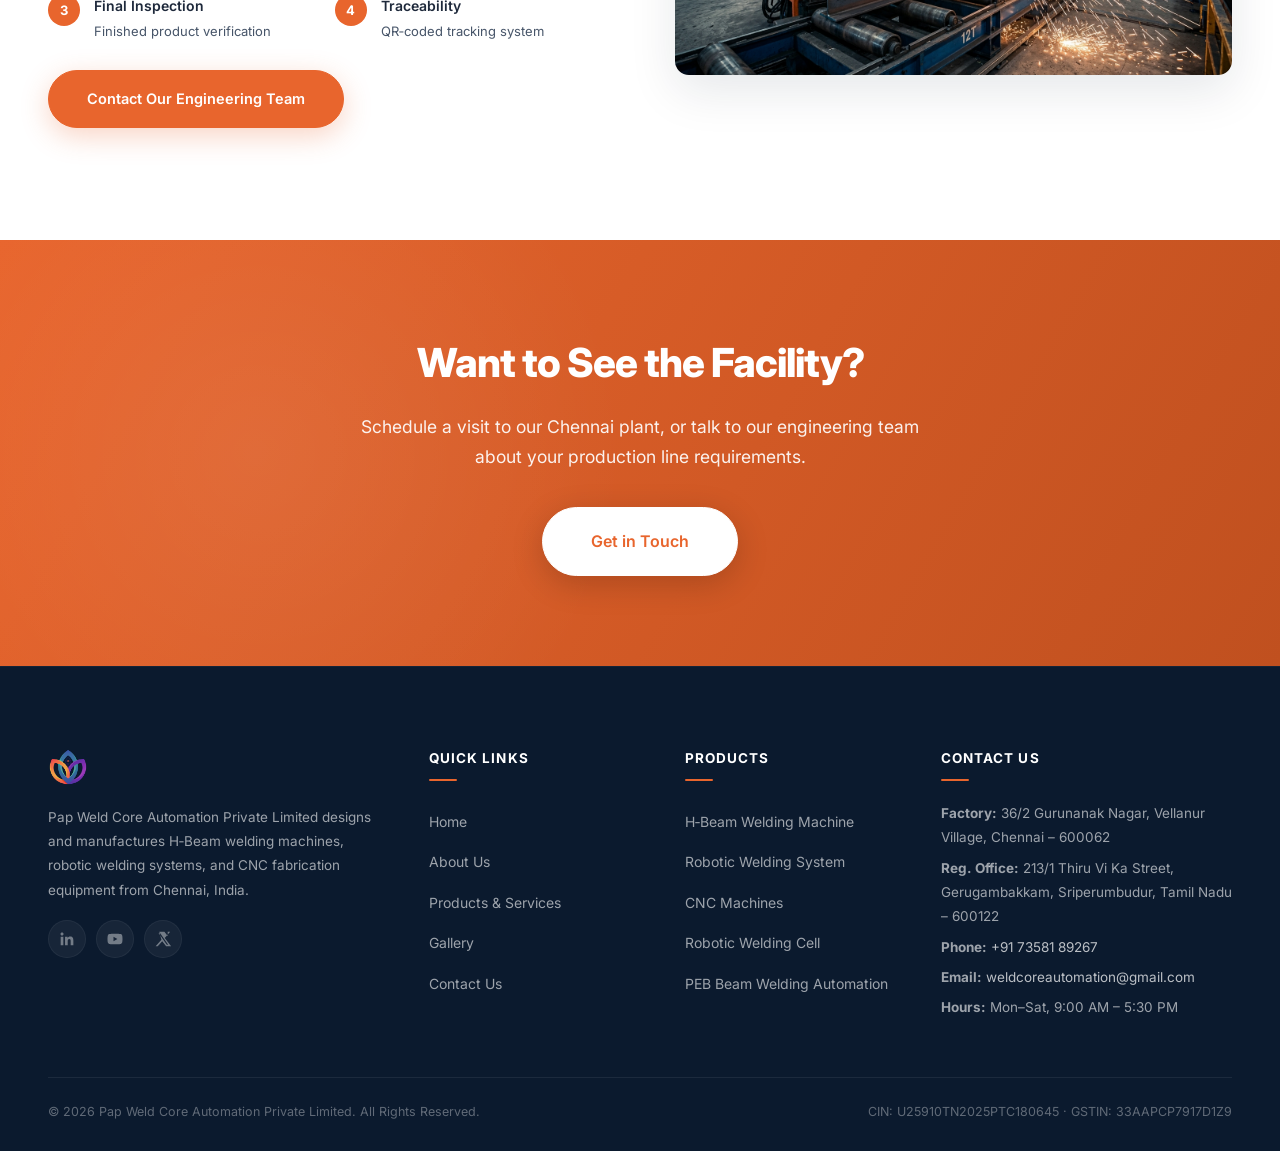
<file: about.html>
<!DOCTYPE html>
<html lang="en">
<head>
    <meta charset="UTF-8" />
    <meta name="viewport" content="width=device-width, initial-scale=1.0" />
    <title>About Us | Pap Weld Core Automation</title>
    <meta name="description" content="Pap Weld Core Automation Private Limited – 20+ years of collective industry experience in H‑Beam Welding Machines, Robotic Welding Systems, and CNC Machinery from Chennai, India." />
    <link rel="icon" type="image/x-icon" href="images/favicon/favicon.ico" />
    <link rel="preconnect" href="https://fonts.googleapis.com" />
    <link rel="preconnect" href="https://fonts.gstatic.com" crossorigin />
    <link href="https://fonts.googleapis.com/css2?family=Inter:wght@400;500;600;700;800;900&display=swap" rel="stylesheet" />
    <link rel="stylesheet" href="css/style.css" />
</head>
<body>

    <!-- ===== WHATSAPP FLOATING BUTTON ===== -->
    <a href="https://wa.me/917358189267?text=Hello%20Pap%20Weld%20Core%20Automation%2C%20I%20am%20interested%20in%20your%20welding%20automation%20solutions."
       class="whatsapp-float" target="_blank" rel="noopener noreferrer" aria-label="Chat on WhatsApp">
        <div class="whatsapp-float-btn">
            <svg viewBox="0 0 24 24" xmlns="http://www.w3.org/2000/svg">
                <path d="M17.472 14.382c-.297-.149-1.758-.867-2.03-.967-.273-.099-.471-.148-.67.15-.197.297-.767.966-.94 1.164-.173.199-.347.223-.644.075-.297-.15-1.255-.463-2.39-1.475-.883-.788-1.48-1.761-1.653-2.059-.173-.297-.018-.458.13-.606.134-.133.298-.347.446-.52.149-.174.198-.298.298-.497.099-.198.05-.371-.025-.52-.075-.149-.669-1.612-.916-2.207-.242-.579-.487-.5-.669-.51-.173-.008-.371-.01-.57-.01-.198 0-.52.074-.792.372-.272.297-1.04 1.016-1.04 2.479 0 1.462 1.065 2.875 1.213 3.074.149.198 2.096 3.2 5.077 4.487.709.306 1.262.489 1.694.625.712.227 1.36.195 1.871.118.571-.085 1.758-.719 2.006-1.413.248-.694.248-1.289.173-1.413-.074-.124-.272-.198-.57-.347m-5.421 7.403h-.004a9.87 9.87 0 01-5.031-1.378l-.361-.214-3.741.982.998-3.648-.235-.374a9.86 9.86 0 01-1.51-5.26c.001-5.45 4.436-9.884 9.888-9.884 2.64 0 5.122 1.03 6.988 2.898a9.825 9.825 0 012.893 6.994c-.003 5.45-4.437 9.884-9.885 9.884m8.413-18.297A11.815 11.815 0 0012.05 0C5.495 0 .16 5.335.157 11.892c0 2.096.547 4.142 1.588 5.945L.057 24l6.305-1.654a11.882 11.882 0 005.683 1.448h.005c6.554 0 11.89-5.335 11.893-11.893a11.821 11.821 0 00-3.48-8.413z"/>
            </svg>
        </div>
        <span class="whatsapp-tooltip">Chat on WhatsApp</span>
    </a>

    <!-- ===== BACK TO TOP ===== -->
    <button id="backToTop" class="back-to-top" aria-label="Back to top">
        <svg viewBox="0 0 24 24"><path d="M12 19V5M5 12l7-7 7 7"/></svg>
    </button>

    <!-- ===== TOP BAR ===== -->
    <div class="topbar">
        <div class="container">
            <div class="topbar-left">
                <a href="tel:+917358189267">📞 +91 73581 89267</a>
                <span class="sep">|</span>
                <a href="tel:+919940305942">📞 +91 99403 05942</a>
                <span class="sep">|</span>
                <a href="mailto:weldcoreautomation@gmail.com">✉ weldcoreautomation@gmail.com</a>
            </div>
            <div class="topbar-right">
                <a href="#" aria-label="LinkedIn"><svg viewBox="0 0 24 24"><path d="M20.45 20.45h-3.55v-5.55c0-1.32-.02-3.02-1.84-3.02-1.84 0-2.12 1.44-2.12 2.93v5.64H9.4V9h3.41v1.56h.05c.47-.9 1.62-1.84 3.36-1.84 3.6 0 4.26 2.37 4.26 5.46v6.23zM5.37 7.32c-1.14 0-2.06-.92-2.06-2.06 0-1.14.92-2.06 2.06-2.06 1.14 0 2.06.92 2.06 2.06 0 1.14-.92 2.06-2.06 2.06zm-1.79 13.13h3.55V9H3.58v11.45z"/></svg></a>
                <a href="#" aria-label="YouTube"><svg viewBox="0 0 24 24"><path d="M21.58 7.19c-.23-.86-.91-1.54-1.77-1.77C18.25 5 12 5 12 5s-6.25 0-7.81.42c-.86.23-1.54.91-1.77 1.77C2 8.75 2 12 2 12s0 3.25.42 4.81c.23.86.91 1.54 1.77 1.77C5.75 19 12 19 12 19s6.25 0 7.81-.42c.86-.23 1.54-.91 1.77-1.77C22 15.25 22 12 22 12s0-3.25-.42-4.81zM10 15.06V8.94l5.22 3.06L10 15.06z"/></svg></a>
                <a href="#" aria-label="Twitter / X"><svg viewBox="0 0 24 24"><path d="M18.244 2.25h3.308l-7.227 8.26 8.502 11.24h-6.643l-5.216-6.817-5.956 6.817H2.175l7.73-8.835L7.029 2.25h6.815l4.713 6.191zM17.083 19.772h1.832L7.998 3.957H6.04L17.083 19.772z"/></svg></a>
            </div>
        </div>
    </div>

    <!-- ===== HEADER ===== -->
    <header class="header" id="header">
        <div class="container header-wrapper">
            <a href="index.html" class="logo">
                <img src="images/logo/logo-main.png" alt="Pap Weld Core Automation logo" />
                <span class="logo-text">
                    <span class="name">Pap Weld Core</span>
                    <span class="sub">AUTOMATION PVT. LTD.</span>
                </span>
            </a>
            <nav class="nav" id="nav" aria-label="Main navigation">
                <ul class="nav-list">
                    <li><a href="index.html" class="nav-link">Home</a></li>
                    <li><a href="about.html" class="nav-link active">About Us</a></li>
                    <li class="dropdown">
                        <a href="products.html" class="nav-link" aria-haspopup="true">Products &amp; Services ▾</a>
                        <ul class="dropdown-menu" role="menu">
                            <li><a href="products.html#h-beam">H‑Beam Welding Machine</a></li>
                            <li><a href="products.html#robotic">Robotic Welding System</a></li>
                            <li><a href="products.html#cnc">CNC Machines</a></li>
                            <li><a href="products.html#robotic-cell">Robotic Welding Cell</a></li>
                            <li><a href="products.html#peb">PEB Beam Welding Automation</a></li>
                            <li><a href="products.html#drilling">CNC Plate Drilling Machine</a></li>
                            <li><a href="products.html#beam-line">Beam Welding Line</a></li>
                        </ul>
                    </li>
                    <li><a href="gallery.html" class="nav-link">Gallery</a></li>
                    <li><a href="contact.html" class="nav-link">Contact Us</a></li>
                </ul>
            </nav>
            <div class="header-cta">
                <a href="contact.html" class="btn btn-primary">Request a Quote</a>
            </div>
            <button class="hamburger" id="hamburger" aria-label="Toggle menu">
                <span></span><span></span><span></span>
            </button>
        </div>
    </header>

    <!-- ===== PAGE HEADER ===== -->
    <section class="page-header">
        <div class="container">
            <div class="breadcrumb"><a href="index.html">Home</a> <span>/</span> <span>About Us</span></div>
            <h1>About Pap Weld Core Automation</h1>
            <p>Chennai‑based manufacturers of precision welding and robotic automation systems — backed by 20+ years of collective industry experience.</p>
        </div>
    </section>

    <!-- ===== STAT STRIP ===== -->
    <section class="stat-strip">
        <div class="container">
            <div class="stat-strip-grid">
                <div class="stat-strip-item">
                    <span class="num" data-count="20" data-suffix="+">20+</span>
                    <span class="lbl">Years Experience</span>
                </div>
                <div class="stat-strip-item">
                    <span class="num" data-count="150" data-suffix="+">150+</span>
                    <span class="lbl">Machines Installed</span>
                </div>
                <div class="stat-strip-item">
                    <span class="num" data-count="50" data-suffix="+">50+</span>
                    <span class="lbl">Clients Served</span>
                </div>
                <div class="stat-strip-item">
                    <span class="num" data-count="100" data-suffix="%">100%</span>
                    <span class="lbl">Made in India</span>
                </div>
            </div>
        </div>
    </section>

    <!-- ===== OUR STORY ===== -->
    <section class="story-section">
        <div class="container story-wrapper">
            <div class="story-content" data-aos="fade-right">
                <div class="eyebrow">Our Story</div>
                <h2>Built on the Shop Floor, Proven in the Field</h2>
                <p>Pap Weld Core Automation Private Limited was incorporated to address a clear gap in the Indian market — the absence of locally engineered, high‑performance welding automation systems that could compete with imported alternatives on both quality and cost.</p>
                <p>Our founding team brought decades of hands‑on experience from structural steel fabrication, robotic integration, and CNC machining. We set up our manufacturing facility in Chennai — a city with deep roots in engineering and manufacturing — and built our first H‑Beam welding machine from the ground up.</p>
                <p>Since then, we have installed systems across steel fabricators, PEB manufacturers, heavy engineering workshops, and infrastructure contractors throughout India.</p>
            </div>
            <div class="story-image" data-aos="fade-left">
                <img src="images/banners/hero-machine.png" alt="Pap Weld Core manufacturing facility in Chennai" loading="lazy" />
            </div>
        </div>
    </section>

    <!-- ===== MISSION & VISION ===== -->
    <section class="mv-section">
        <div class="container">
            <div class="section-header center" data-aos="fade-up">
                <div class="eyebrow center">Our Direction</div>
                <h2 class="section-title">Mission &amp; Vision</h2>
            </div>
            <div class="mv-grid">
                <div class="mv-card" data-aos="fade-up">
                    <div class="mv-icon">
                        <div class="icon--mission"></div>
                    </div>
                    <h3>Our Mission</h3>
                    <p>To design, manufacture, and commission welding automation systems that measurably improve the productivity, quality, and profitability of India's structural steel fabrication industry — with engineering‑first precision and local service excellence.</p>
                </div>
                <div class="mv-card" data-aos="fade-up">
                    <div class="mv-icon">
                        <div class="icon--vision"></div>
                    </div>
                    <h3>Our Vision</h3>
                    <p>To be the most trusted manufacturer of welding automation in South Asia — exporting Indian‑engineered precision to global markets while remaining the fastest‑responding partner for domestic fabricators who need support on the ground, today.</p>
                </div>
            </div>
        </div>
    </section>

    <!-- ===== VALUES ===== -->
    <section class="values-section" style="padding:var(--section-y) 0;background:var(--white);">
        <div class="container">
            <div class="section-header center" data-aos="fade-up">
                <div class="eyebrow center">What We Stand For</div>
                <h2 class="section-title">Our Core Values</h2>
            </div>
            <div class="values-grid">
                <div class="value-card" data-aos="fade-up">
                    <div class="value-icon">
                        <svg class="value-icon-svg" viewBox="0 0 24 24" fill="currentColor"><path d="M12 2C8.13 2 5 5.13 5 9c0 5.25 7 13 7 13s7-7.75 7-13c0-3.87-3.13-7-7-7zm0 9.5c-1.38 0-2.5-1.12-2.5-2.5s1.12-2.5 2.5-2.5 2.5 1.12 2.5 2.5-1.12 2.5-2.5 2.5z"/></svg>
                    </div>
                    <h4>Engineering Integrity</h4>
                    <p>Every machine is designed for real‑world shop‑floor conditions.</p>
                </div>
                <div class="value-card" data-aos="fade-up">
                    <div class="value-icon">
                        <svg class="value-icon-svg" viewBox="0 0 24 24" fill="currentColor"><path d="M16 11c1.66 0 2.99-1.34 2.99-3S17.66 5 16 5c-1.66 0-3 1.34-3 3s1.34 3 3 3zm-8 0c1.66 0 2.99-1.34 2.99-3S9.66 5 8 5C6.34 5 5 6.34 5 8s1.34 3 3 3zm0 2c-2.33 0-7 1.17-7 3.5V19h14v-2.5c0-2.33-4.67-3.5-7-3.5zm8 0c-.29 0-.62.02-.97.05 1.16.84 1.97 1.97 1.97 3.45V19h6v-2.5c0-2.33-4.67-3.5-7-3.5z"/></svg>
                    </div>
                    <h4>Client Partnership</h4>
                    <p>We work with you from concept to commissioning, not just selling a machine.</p>
                </div>
                <div class="value-card" data-aos="fade-up">
                    <div class="value-icon">
                        <svg class="value-icon-svg" viewBox="0 0 24 24" fill="currentColor"><path d="M12 2C6.48 2 2 6.48 2 12s4.48 10 10 10 10-4.48 10-10S17.52 2 12 2zm-2 15l-5-5 1.41-1.41L10 14.17l7.59-7.59L19 8l-9 9z"/></svg>
                    </div>
                    <h4>Quality First</h4>
                    <p>Quality is engineered into every stage, not inspected in at the end.</p>
                </div>
                <div class="value-card" data-aos="fade-up">
                    <div class="value-icon">
                        <svg class="value-icon-svg" viewBox="0 0 24 24" fill="currentColor"><path d="M13 3h-2v10h2V3zm4.83 2.17l-1.42 1.42C17.99 7.86 19 9.81 19 12c0 3.87-3.13 7-7 7s-7-3.13-7-7c0-2.19 1.01-4.14 2.59-5.42L6.17 5.17C4.23 6.82 3 9.26 3 12c0 4.97 4.03 9 9 9s9-4.03 9-9c0-2.74-1.23-5.18-3.17-6.83z"/></svg>
                    </div>
                    <h4>Innovation</h4>
                    <p>We adopt the latest automation technologies to keep you ahead of the competition.</p>
                </div>
            </div>
        </div>
    </section>

    <!-- ===== WHY CHOOSE US ===== -->
    <section style="padding:var(--section-y) 0;background:var(--gray-light);">
        <div class="container why-wrapper">
            <div class="why-content" data-aos="fade-right">
                <div class="eyebrow">Why Fabricators Choose Us</div>
                <h2>The Pap Weld Core Difference</h2>
                <p>We don't just build machines — we engineer complete automation solutions that transform your production floor, from first weld to final dispatch.</p>
                <ul class="why-list">
                    <li><strong>60% Lower Distortion Rates</strong> – through advanced welding process control.</li>
                    <li><strong>50% Faster Production Cycles</strong> – thanks to automated, continuous welding lines.</li>
                    <li><strong>99.8% Weld Quality Consistency</strong> – monitored by in‑process inspection systems.</li>
                    <li><strong>Full Turnkey Integration</strong> – design, fabrication, installation, and training.</li>
                    <li><strong>Local Chennai Support</strong> – rapid response, no overseas delays.</li>
                </ul>
                <a href="contact.html" class="btn btn-primary">Get in Touch</a>
            </div>
            <div class="why-image" data-aos="fade-left">
                <img src="images/banners/hero-machine.png" alt="Pap Weld Core automation solution in operation" loading="lazy" />
            </div>
        </div>
    </section>

    <!-- ===== OUR TEAM ===== -->
    <section class="team-section" id="team">
        <div class="container">
            <div class="team-content" data-aos="fade-up">
                <div class="eyebrow center" style="justify-content:center;">Our Team</div>
                <h2>Experienced. Reliable. Committed.</h2>
                <p>Our team comprises experienced engineers, welding technologists, and automation specialists who have collectively delivered hundreds of fabrication lines across India. We work together to ensure every machine that leaves our facility is built to perform for years.</p>
            </div>
            <div class="team-image" data-aos="fade-up">
                <img src="images/banners/hero-machine.png" alt="Pap Weld Core engineering team at work" loading="lazy" />
            </div>
        </div>
    </section>

    <!-- ===== QUALITY COMMITMENT ===== -->
    <section class="quality-commitment" id="quality">
        <div class="container quality-commitment-wrapper">
            <div class="quality-commitment-content" data-aos="fade-right">
                <div class="eyebrow">Built In, Not Inspected In</div>
                <h2>Quality Assurance Process</h2>
                <p class="quality-quote">"Quality isn't inspected into a product. It is engineered into every stage."</p>
                <div class="quality-commitment-steps">
                    <div class="quality-commitment-step"><span class="step-num">1</span><div><h4>Incoming Inspection</h4><p>Material testing &amp; verification</p></div></div>
                    <div class="quality-commitment-step"><span class="step-num">2</span><div><h4>In‑Process Inspection</h4><p>Machine line checks</p></div></div>
                    <div class="quality-commitment-step"><span class="step-num">3</span><div><h4>Final Inspection</h4><p>Finished product verification</p></div></div>
                    <div class="quality-commitment-step"><span class="step-num">4</span><div><h4>Traceability</h4><p>QR‑coded tracking system</p></div></div>
                </div>
                <a href="contact.html" class="btn btn-primary">Contact Our Engineering Team</a>
            </div>
            <div class="quality-commitment-image" data-aos="fade-left">
                <img src="images/banners/hero-machine.png" alt="Quality inspection of welded components" loading="lazy" />
            </div>
        </div>
    </section>

    <!-- ===== RFQ CTA ===== -->
    <section class="rfq-cta">
        <div class="container">
            <h2>Want to See the Facility?</h2>
            <p>Schedule a visit to our Chennai plant, or talk to our engineering team about your production line requirements.</p>
            <a href="contact.html" class="btn btn-primary btn-large">Get in Touch</a>
        </div>
    </section>

    <!-- ===== FOOTER ===== -->
    <footer class="footer">
        <div class="container">
            <div class="footer-grid">
                <div class="footer-col">
                    <a href="index.html" class="logo"><img src="images/logo/logo-main.png" alt="Pap Weld Core Automation logo" /></a>
                    <p>Pap Weld Core Automation Private Limited designs and manufactures H‑Beam welding machines, robotic welding systems, and CNC fabrication equipment from Chennai, India.</p>
                    <div class="footer-social">
                        <a href="#" aria-label="LinkedIn"><svg viewBox="0 0 24 24"><path d="M20.45 20.45h-3.55v-5.55c0-1.32-.02-3.02-1.84-3.02-1.84 0-2.12 1.44-2.12 2.93v5.64H9.4V9h3.41v1.56h.05c.47-.9 1.62-1.84 3.36-1.84 3.6 0 4.26 2.37 4.26 5.46v6.23zM5.37 7.32c-1.14 0-2.06-.92-2.06-2.06 0-1.14.92-2.06 2.06-2.06 1.14 0 2.06.92 2.06 2.06 0 1.14-.92 2.06-2.06 2.06zm-1.79 13.13h3.55V9H3.58v11.45z"/></svg></a>
                        <a href="#" aria-label="YouTube"><svg viewBox="0 0 24 24"><path d="M21.58 7.19c-.23-.86-.91-1.54-1.77-1.77C18.25 5 12 5 12 5s-6.25 0-7.81.42c-.86.23-1.54.91-1.77 1.77C2 8.75 2 12 2 12s0 3.25.42 4.81c.23.86.91 1.54 1.77 1.77C5.75 19 12 19 12 19s6.25 0 7.81-.42c.86-.23 1.54-.91 1.77-1.77C22 15.25 22 12 22 12s0-3.25-.42-4.81zM10 15.06V8.94l5.22 3.06L10 15.06z"/></svg></a>
                        <a href="#" aria-label="Twitter / X"><svg viewBox="0 0 24 24"><path d="M18.244 2.25h3.308l-7.227 8.26 8.502 11.24h-6.643l-5.216-6.817-5.956 6.817H2.175l7.73-8.835L7.029 2.25h6.815l4.713 6.191zM17.083 19.772h1.832L7.998 3.957H6.04L17.083 19.772z"/></svg></a>
                    </div>
                </div>
                <div class="footer-col">
                    <h4>Quick Links</h4>
                    <ul>
                        <li><a href="index.html">Home</a></li>
                        <li><a href="about.html">About Us</a></li>
                        <li><a href="products.html">Products &amp; Services</a></li>
                        <li><a href="gallery.html">Gallery</a></li>
                        <li><a href="contact.html">Contact Us</a></li>
                    </ul>
                </div>
                <div class="footer-col">
                    <h4>Products</h4>
                    <ul>
                        <li><a href="products.html#h-beam">H‑Beam Welding Machine</a></li>
                        <li><a href="products.html#robotic">Robotic Welding System</a></li>
                        <li><a href="products.html#cnc">CNC Machines</a></li>
                        <li><a href="products.html#robotic-cell">Robotic Welding Cell</a></li>
                        <li><a href="products.html#peb">PEB Beam Welding Automation</a></li>
                    </ul>
                </div>
                <div class="footer-col">
                    <h4>Contact Us</h4>
                    <p><strong>Factory:</strong> 36/2 Gurunanak Nagar, Vellanur Village, Chennai – 600062</p>
                    <p><strong>Reg. Office:</strong> 213/1 Thiru Vi Ka Street, Gerugambakkam, Sriperumbudur, Tamil Nadu – 600122</p>
                    <p><strong>Phone:</strong> <a href="tel:+917358189267" style="color:rgba(255,255,255,.72);">+91 73581 89267</a></p>
                    <p><strong>Email:</strong> <a href="mailto:weldcoreautomation@gmail.com" style="color:rgba(255,255,255,.72);">weldcoreautomation@gmail.com</a></p>
                    <p><strong>Hours:</strong> Mon–Sat, 9:00 AM – 5:30 PM</p>
                </div>
            </div>
            <div class="footer-bottom">
                <p>© 2026 Pap Weld Core Automation Private Limited. All Rights Reserved.</p>
                <p>CIN: U25910TN2025PTC180645 · GSTIN: 33AAPCP7917D1Z9</p>
            </div>
        </div>
    </footer>

    <script src="js/main.js"></script>
</body>
</html>
</file>
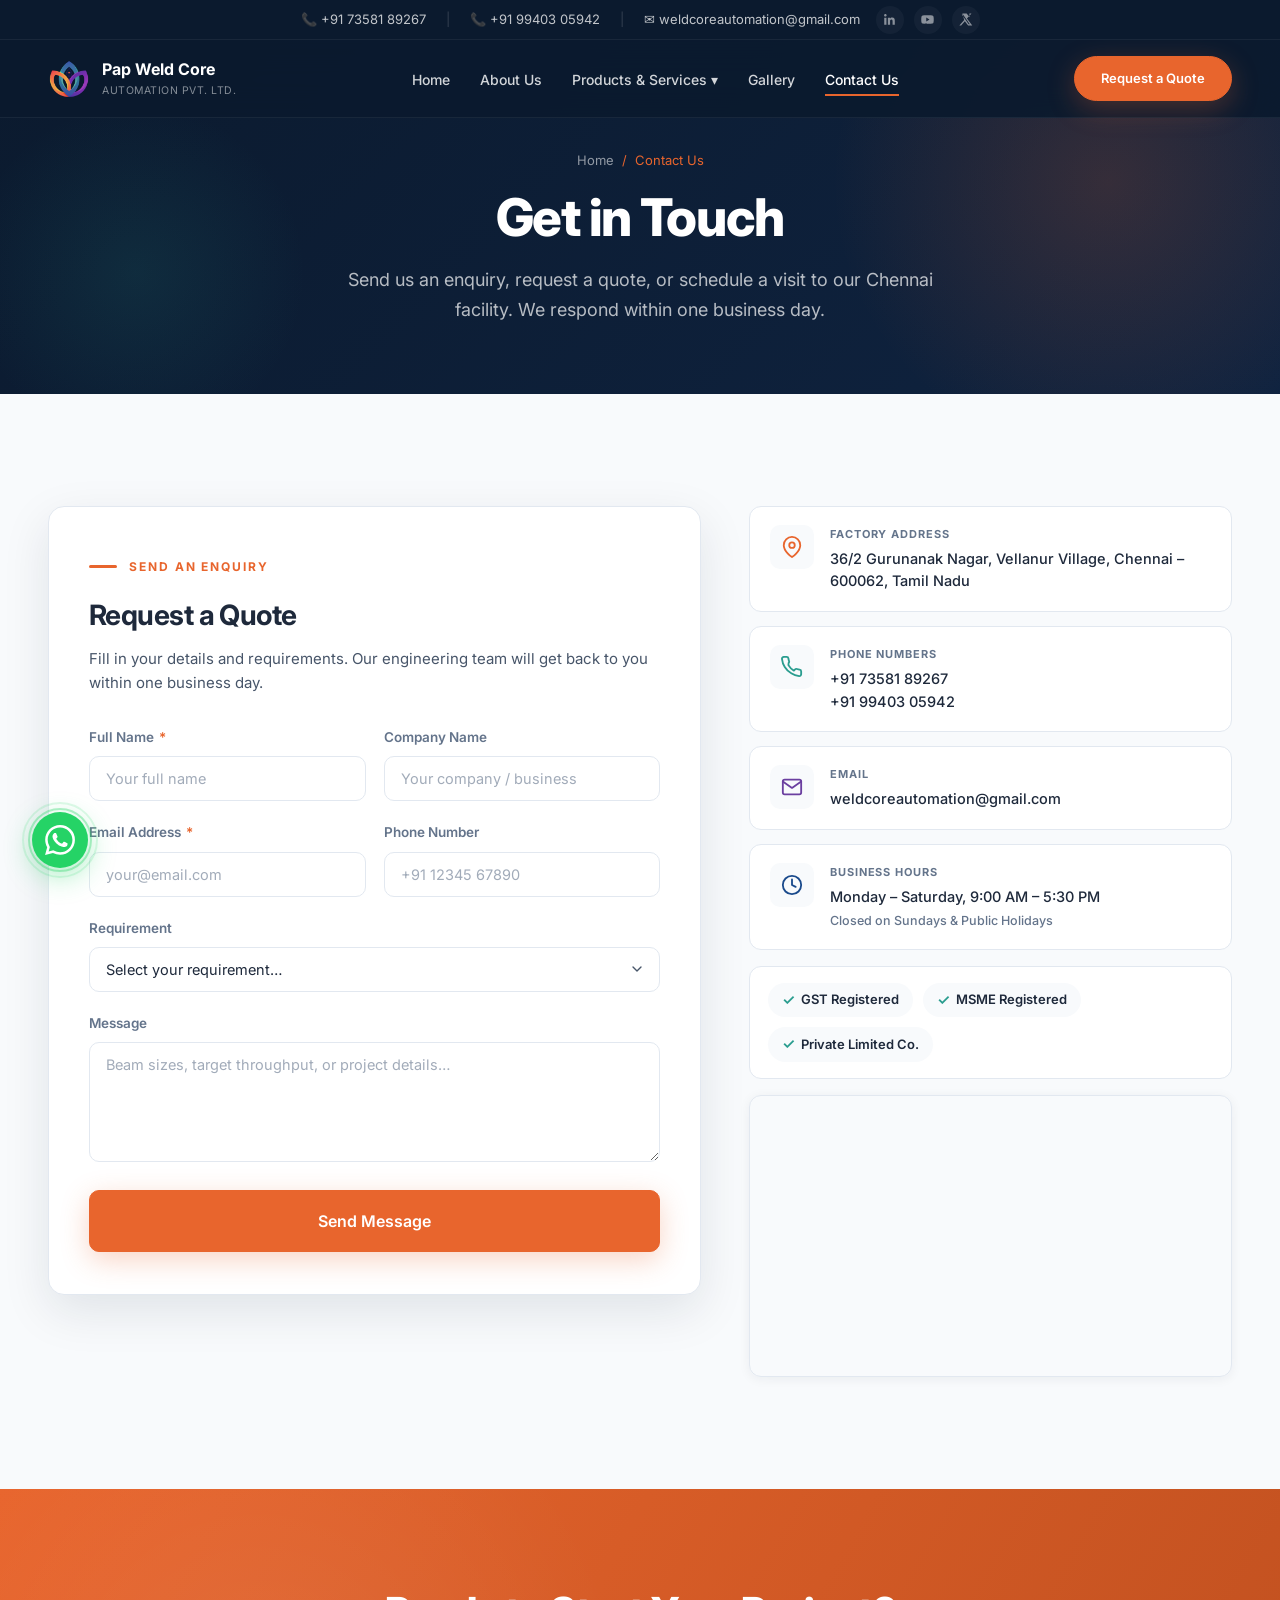
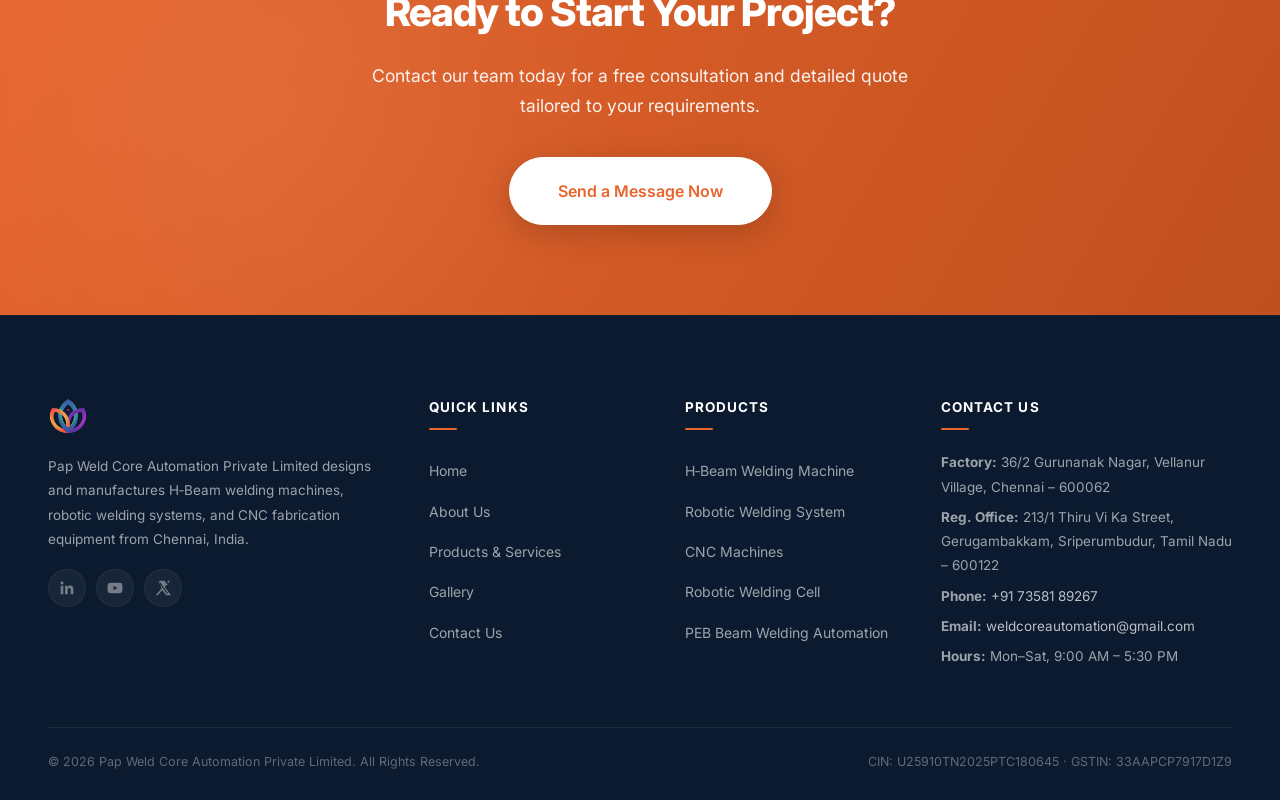
<file: contact.html>
<!DOCTYPE html>
<html lang="en">
<head>
    <meta charset="UTF-8" />
    <meta name="viewport" content="width=device-width, initial-scale=1.0" />
    <title>Contact Us | Pap Weld Core Automation</title>
    <meta name="description" content="Get in touch with Pap Weld Core Automation Private Limited — Chennai based manufacturer of welding and robotic automation systems. Request a quote today." />
    <link rel="icon" type="image/x-icon" href="images/favicon/favicon.ico" />
    <link rel="preconnect" href="https://fonts.googleapis.com" />
    <link rel="preconnect" href="https://fonts.gstatic.com" crossorigin />
    <link href="https://fonts.googleapis.com/css2?family=Inter:wght@400;500;600;700;800;900&display=swap" rel="stylesheet" />
    <link rel="stylesheet" href="css/style.css" />
</head>
<body>

    <!-- ===== WHATSAPP FLOATING BUTTON ===== -->
    <a href="https://wa.me/917358189267?text=Hello%20Pap%20Weld%20Core%20Automation%2C%20I%20am%20interested%20in%20your%20welding%20automation%20solutions."
       class="whatsapp-float" target="_blank" rel="noopener noreferrer" aria-label="Chat on WhatsApp">
        <div class="whatsapp-float-btn">
            <svg viewBox="0 0 24 24" xmlns="http://www.w3.org/2000/svg">
                <path d="M17.472 14.382c-.297-.149-1.758-.867-2.03-.967-.273-.099-.471-.148-.67.15-.197.297-.767.966-.94 1.164-.173.199-.347.223-.644.075-.297-.15-1.255-.463-2.39-1.475-.883-.788-1.48-1.761-1.653-2.059-.173-.297-.018-.458.13-.606.134-.133.298-.347.446-.52.149-.174.198-.298.298-.497.099-.198.05-.371-.025-.52-.075-.149-.669-1.612-.916-2.207-.242-.579-.487-.5-.669-.51-.173-.008-.371-.01-.57-.01-.198 0-.52.074-.792.372-.272.297-1.04 1.016-1.04 2.479 0 1.462 1.065 2.875 1.213 3.074.149.198 2.096 3.2 5.077 4.487.709.306 1.262.489 1.694.625.712.227 1.36.195 1.871.118.571-.085 1.758-.719 2.006-1.413.248-.694.248-1.289.173-1.413-.074-.124-.272-.198-.57-.347m-5.421 7.403h-.004a9.87 9.87 0 01-5.031-1.378l-.361-.214-3.741.982.998-3.648-.235-.374a9.86 9.86 0 01-1.51-5.26c.001-5.45 4.436-9.884 9.888-9.884 2.64 0 5.122 1.03 6.988 2.898a9.825 9.825 0 012.893 6.994c-.003 5.45-4.437 9.884-9.885 9.884m8.413-18.297A11.815 11.815 0 0012.05 0C5.495 0 .16 5.335.157 11.892c0 2.096.547 4.142 1.588 5.945L.057 24l6.305-1.654a11.882 11.882 0 005.683 1.448h.005c6.554 0 11.89-5.335 11.893-11.893a11.821 11.821 0 00-3.48-8.413z"/>
            </svg>
        </div>
        <span class="whatsapp-tooltip">Chat on WhatsApp</span>
    </a>

    <!-- ===== BACK TO TOP ===== -->
    <button id="backToTop" class="back-to-top" aria-label="Back to top">
        <svg viewBox="0 0 24 24"><path d="M12 19V5M5 12l7-7 7 7"/></svg>
    </button>

    <!-- ===== TOP BAR ===== -->
    <div class="topbar">
        <div class="container">
            <div class="topbar-left">
                <a href="tel:+917358189267">📞 +91 73581 89267</a>
                <span class="sep">|</span>
                <a href="tel:+919940305942">📞 +91 99403 05942</a>
                <span class="sep">|</span>
                <a href="mailto:weldcoreautomation@gmail.com">✉ weldcoreautomation@gmail.com</a>
            </div>
            <div class="topbar-right">
                <a href="#" aria-label="LinkedIn"><svg viewBox="0 0 24 24"><path d="M20.45 20.45h-3.55v-5.55c0-1.32-.02-3.02-1.84-3.02-1.84 0-2.12 1.44-2.12 2.93v5.64H9.4V9h3.41v1.56h.05c.47-.9 1.62-1.84 3.36-1.84 3.6 0 4.26 2.37 4.26 5.46v6.23zM5.37 7.32c-1.14 0-2.06-.92-2.06-2.06 0-1.14.92-2.06 2.06-2.06 1.14 0 2.06.92 2.06 2.06 0 1.14-.92 2.06-2.06 2.06zm-1.79 13.13h3.55V9H3.58v11.45z"/></svg></a>
                <a href="#" aria-label="YouTube"><svg viewBox="0 0 24 24"><path d="M21.58 7.19c-.23-.86-.91-1.54-1.77-1.77C18.25 5 12 5 12 5s-6.25 0-7.81.42c-.86.23-1.54.91-1.77 1.77C2 8.75 2 12 2 12s0 3.25.42 4.81c.23.86.91 1.54 1.77 1.77C5.75 19 12 19 12 19s6.25 0 7.81-.42c.86-.23 1.54-.91 1.77-1.77C22 15.25 22 12 22 12s0-3.25-.42-4.81zM10 15.06V8.94l5.22 3.06L10 15.06z"/></svg></a>
                <a href="#" aria-label="Twitter / X"><svg viewBox="0 0 24 24"><path d="M18.244 2.25h3.308l-7.227 8.26 8.502 11.24h-6.643l-5.216-6.817-5.956 6.817H2.175l7.73-8.835L7.029 2.25h6.815l4.713 6.191zM17.083 19.772h1.832L7.998 3.957H6.04L17.083 19.772z"/></svg></a>
            </div>
        </div>
    </div>

    <!-- ===== HEADER ===== -->
    <header class="header" id="header">
        <div class="container header-wrapper">
            <a href="index.html" class="logo">
                <img src="images/logo/logo-main.png" alt="Pap Weld Core Automation logo" />
                <span class="logo-text">
                    <span class="name">Pap Weld Core</span>
                    <span class="sub">AUTOMATION PVT. LTD.</span>
                </span>
            </a>
            <nav class="nav" id="nav" aria-label="Main navigation">
                <ul class="nav-list">
                    <li><a href="index.html" class="nav-link">Home</a></li>
                    <li><a href="about.html" class="nav-link">About Us</a></li>
                    <li class="dropdown">
                        <a href="products.html" class="nav-link" aria-haspopup="true">Products &amp; Services ▾</a>
                        <ul class="dropdown-menu" role="menu">
                            <li><a href="products.html#h-beam">H‑Beam Welding Machine</a></li>
                            <li><a href="products.html#robotic">Robotic Welding System</a></li>
                            <li><a href="products.html#cnc">CNC Machines</a></li>
                            <li><a href="products.html#robotic-cell">Robotic Welding Cell</a></li>
                            <li><a href="products.html#peb">PEB Beam Welding Automation</a></li>
                            <li><a href="products.html#drilling">CNC Plate Drilling Machine</a></li>
                            <li><a href="products.html#beam-line">Beam Welding Line</a></li>
                        </ul>
                    </li>
                    <li><a href="gallery.html" class="nav-link">Gallery</a></li>
                    <li><a href="contact.html" class="nav-link active">Contact Us</a></li>
                </ul>
            </nav>
            <div class="header-cta">
                <a href="contact.html" class="btn btn-primary">Request a Quote</a>
            </div>
            <button class="hamburger" id="hamburger" aria-label="Toggle menu">
                <span></span><span></span><span></span>
            </button>
        </div>
    </header>

    <!-- ===== PAGE HEADER ===== -->
    <section class="page-header">
        <div class="container">
            <div class="breadcrumb"><a href="index.html">Home</a> <span>/</span> <span>Contact Us</span></div>
            <h1>Get in Touch</h1>
            <p>Send us an enquiry, request a quote, or schedule a visit to our Chennai facility. We respond within one business day.</p>
        </div>
    </section>

    <!-- ===== CONTACT SECTION ===== -->
    <section class="contact-section" id="contact-form">
        <div class="container contact-wrapper">

            <!-- ===== LEFT: CONTACT FORM ===== -->
            <div class="contact-form-wrapper" data-aos="fade-right">
                <div class="form-header">
                    <div class="eyebrow">Send an Enquiry</div>
                    <h2>Request a Quote</h2>
                    <p>Fill in your details and requirements. Our engineering team will get back to you within one business day.</p>
                </div>

                <!-- ACTION now points to our send-mail.php -->
                <form class="contact-form" id="contact-form-el" action="send-mail.php" method="POST" novalidate>
                    <div class="form-row">
                        <div class="field">
                            <label for="name">Full Name <span class="required">*</span></label>
                            <input type="text" id="name" name="name" placeholder="Your full name" required />
                        </div>
                        <div class="field">
                            <label for="company">Company Name</label>
                            <input type="text" id="company" name="company" placeholder="Your company / business" />
                        </div>
                    </div>
                    <div class="form-row">
                        <div class="field">
                            <label for="email">Email Address <span class="required">*</span></label>
                            <input type="email" id="email" name="email" placeholder="your@email.com" required />
                        </div>
                        <div class="field">
                            <label for="phone">Phone Number</label>
                            <input type="tel" id="phone" name="phone" placeholder="+91 12345 67890" />
                        </div>
                    </div>
                    <div class="field">
                        <label for="requirement">Requirement</label>
                        <select id="requirement" name="requirement">
                            <option value="">Select your requirement…</option>
                            <option value="h-beam">H‑Beam Welding Machine</option>
                            <option value="robotic">Robotic Welding System</option>
                            <option value="cnc">CNC Machines</option>
                            <option value="peb">PEB Beam Welding Automation</option>
                            <option value="robotic-cell">Robotic Welding Cell</option>
                            <option value="drilling">CNC Plate Drilling Machine</option>
                            <option value="beam-line">Beam Welding Line</option>
                            <option value="other">Custom Fabrication / Other</option>
                        </select>
                    </div>
                    <div class="field">
                        <label for="message">Message</label>
                        <textarea id="message" name="message" placeholder="Beam sizes, target throughput, or project details…" rows="5"></textarea>
                    </div>

                    <!-- Honeypot -->
                    <input type="text" name="honeypot" style="display:none;" tabindex="-1" autocomplete="off" />

                    <div id="form-status" class="form-status" role="status" aria-live="polite"></div>

                    <button type="submit" class="btn btn-primary btn-large btn-block">Send Message</button>
                </form>
            </div>

            <!-- ===== RIGHT: CONTACT INFO & MAP ===== -->
            <div class="contact-info-wrapper" data-aos="fade-left">

                <div class="contact-info-list">

                    <!-- Factory Address -->
                    <div class="contact-info-item">
                        <div class="contact-info-icon">
                            <svg viewBox="0 0 24 24" fill="none" stroke="var(--orange)" stroke-width="2" stroke-linecap="round" stroke-linejoin="round">
                                <path d="M21 10c0 7-9 13-9 13s-9-6-9-13a9 9 0 0 1 18 0z"/>
                                <circle cx="12" cy="10" r="3"/>
                            </svg>
                        </div>
                        <div>
                            <h4>Factory Address</h4>
                            <p>36/2 Gurunanak Nagar, Vellanur Village, Chennai – 600062, Tamil Nadu</p>
                        </div>
                    </div>

                    <!-- Phone -->
                    <div class="contact-info-item">
                        <div class="contact-info-icon">
                            <svg viewBox="0 0 24 24" fill="none" stroke="var(--teal)" stroke-width="2" stroke-linecap="round" stroke-linejoin="round">
                                <path d="M22 16.92v3a2 2 0 0 1-2.18 2 19.79 19.79 0 0 1-8.63-3.07A19.5 19.5 0 0 1 4.11 12 19.79 19.79 0 0 1 1.09 3.38 2 2 0 0 1 3.07 1h3a2 2 0 0 1 2 1.72c.127.96.361 1.903.7 2.81a2 2 0 0 1-.45 2.11L8.09 9.91a16 16 0 0 0 6 6l1.27-1.27a2 2 0 0 1 2.11-.45c.907.339 1.85.573 2.81.7A2 2 0 0 1 22 16.92z"/>
                            </svg>
                        </div>
                        <div>
                            <h4>Phone Numbers</h4>
                            <p><a href="tel:+917358189267">+91 73581 89267</a></p>
                            <p><a href="tel:+919940305942">+91 99403 05942</a></p>
                        </div>
                    </div>

                    <!-- Email -->
                    <div class="contact-info-item">
                        <div class="contact-info-icon">
                            <svg viewBox="0 0 24 24" fill="none" stroke="var(--amethyst)" stroke-width="2" stroke-linecap="round" stroke-linejoin="round">
                                <path d="M4 4h16c1.1 0 2 .9 2 2v12c0 1.1-.9 2-2 2H4c-1.1 0-2-.9-2-2V6c0-1.1.9-2 2-2z"/>
                                <polyline points="22,6 12,13 2,6"/>
                            </svg>
                        </div>
                        <div>
                            <h4>Email</h4>
                            <p><a href="mailto:weldcoreautomation@gmail.com">weldcoreautomation@gmail.com</a></p>
                        </div>
                    </div>

                    <!-- Hours -->
                    <div class="contact-info-item">
                        <div class="contact-info-icon">
                            <svg viewBox="0 0 24 24" fill="none" stroke="var(--blue)" stroke-width="2" stroke-linecap="round" stroke-linejoin="round">
                                <circle cx="12" cy="12" r="10"/>
                                <polyline points="12 6 12 12 16 14"/>
                            </svg>
                        </div>
                        <div>
                            <h4>Business Hours</h4>
                            <p>Monday – Saturday, 9:00 AM – 5:30 PM</p>
                            <p style="font-size:12.5px;color:var(--gray-mid);margin-top:3px;">Closed on Sundays &amp; Public Holidays</p>
                        </div>
                    </div>

                </div>

                <!-- Trust Badges -->
                <div class="trust-indicators">
                    <span class="trust-badge"><span class="check">✓</span> GST Registered</span>
                    <span class="trust-badge"><span class="check">✓</span> MSME Registered</span>
                    <span class="trust-badge"><span class="check">✓</span> Private Limited Co.</span>
                </div>

                <!-- Google Map -->
                <div class="map-container">
                    <iframe
                        src="https://www.google.com/maps/embed?pb=!1m18!1m12!1m3!1d4000.9662052058766!2d80.10862837515576!3d13.185735910147198!2m3!1f0!2f0!3f0!3m2!1i1024!2i768!4f13.1!3m3!1m2!1s0x3a527d003151d627%3A0xba05a600f43cda97!2sPAP%20Weld%20core%20Automation%20Private%20Limited!5e1!3m2!1sen!2sin!4v1787415089703!5m2!1sen!2sin"
                        width="100%"
                        height="280"
                        style="border:0;"
                        allowfullscreen=""
                        loading="lazy"
                        referrerpolicy="strict-origin-when-cross-origin"
                        title="Pap Weld Core Automation Location">
                    </iframe>
                </div>

            </div>
        </div>
    </section>

    <!-- ===== RFQ CTA ===== -->
    <section class="rfq-cta">
        <div class="container">
            <h2>Ready to Start Your Project?</h2>
            <p>Contact our team today for a free consultation and detailed quote tailored to your requirements.</p>
            <a href="#contact-form" class="btn btn-primary btn-large">Send a Message Now</a>
        </div>
    </section>

    <!-- ===== FOOTER ===== -->
    <footer class="footer">
        <div class="container">
            <div class="footer-grid">
                <div class="footer-col">
                    <a href="index.html" class="logo"><img src="images/logo/logo-main.png" alt="Pap Weld Core Automation logo" /></a>
                    <p>Pap Weld Core Automation Private Limited designs and manufactures H‑Beam welding machines, robotic welding systems, and CNC fabrication equipment from Chennai, India.</p>
                    <div class="footer-social">
                        <a href="#" aria-label="LinkedIn"><svg viewBox="0 0 24 24"><path d="M20.45 20.45h-3.55v-5.55c0-1.32-.02-3.02-1.84-3.02-1.84 0-2.12 1.44-2.12 2.93v5.64H9.4V9h3.41v1.56h.05c.47-.9 1.62-1.84 3.36-1.84 3.6 0 4.26 2.37 4.26 5.46v6.23zM5.37 7.32c-1.14 0-2.06-.92-2.06-2.06 0-1.14.92-2.06 2.06-2.06 1.14 0 2.06.92 2.06 2.06 0 1.14-.92 2.06-2.06 2.06zm-1.79 13.13h3.55V9H3.58v11.45z"/></svg></a>
                        <a href="#" aria-label="YouTube"><svg viewBox="0 0 24 24"><path d="M21.58 7.19c-.23-.86-.91-1.54-1.77-1.77C18.25 5 12 5 12 5s-6.25 0-7.81.42c-.86.23-1.54.91-1.77 1.77C2 8.75 2 12 2 12s0 3.25.42 4.81c.23.86.91 1.54 1.77 1.77C5.75 19 12 19 12 19s6.25 0 7.81-.42c.86-.23 1.54-.91 1.77-1.77C22 15.25 22 12 22 12s0-3.25-.42-4.81zM10 15.06V8.94l5.22 3.06L10 15.06z"/></svg></a>
                        <a href="#" aria-label="Twitter / X"><svg viewBox="0 0 24 24"><path d="M18.244 2.25h3.308l-7.227 8.26 8.502 11.24h-6.643l-5.216-6.817-5.956 6.817H2.175l7.73-8.835L7.029 2.25h6.815l4.713 6.191zM17.083 19.772h1.832L7.998 3.957H6.04L17.083 19.772z"/></svg></a>
                    </div>
                </div>
                <div class="footer-col">
                    <h4>Quick Links</h4>
                    <ul>
                        <li><a href="index.html">Home</a></li>
                        <li><a href="about.html">About Us</a></li>
                        <li><a href="products.html">Products &amp; Services</a></li>
                        <li><a href="gallery.html">Gallery</a></li>
                        <li><a href="contact.html">Contact Us</a></li>
                    </ul>
                </div>
                <div class="footer-col">
                    <h4>Products</h4>
                    <ul>
                        <li><a href="products.html#h-beam">H‑Beam Welding Machine</a></li>
                        <li><a href="products.html#robotic">Robotic Welding System</a></li>
                        <li><a href="products.html#cnc">CNC Machines</a></li>
                        <li><a href="products.html#robotic-cell">Robotic Welding Cell</a></li>
                        <li><a href="products.html#peb">PEB Beam Welding Automation</a></li>
                    </ul>
                </div>
                <div class="footer-col">
                    <h4>Contact Us</h4>
                    <p><strong>Factory:</strong> 36/2 Gurunanak Nagar, Vellanur Village, Chennai – 600062</p>
                    <p><strong>Reg. Office:</strong> 213/1 Thiru Vi Ka Street, Gerugambakkam, Sriperumbudur, Tamil Nadu – 600122</p>
                    <p><strong>Phone:</strong> <a href="tel:+917358189267" style="color:rgba(255,255,255,.72);">+91 73581 89267</a></p>
                    <p><strong>Email:</strong> <a href="mailto:weldcoreautomation@gmail.com" style="color:rgba(255,255,255,.72);">weldcoreautomation@gmail.com</a></p>
                    <p><strong>Hours:</strong> Mon–Sat, 9:00 AM – 5:30 PM</p>
                </div>
            </div>
            <div class="footer-bottom">
                <p>© 2026 Pap Weld Core Automation Private Limited. All Rights Reserved.</p>
                <p>CIN: U25910TN2025PTC180645 · GSTIN: 33AAPCP7917D1Z9</p>
            </div>
        </div>
    </footer>

    <script src="js/main.js"></script>
</body>
</html>
</file>
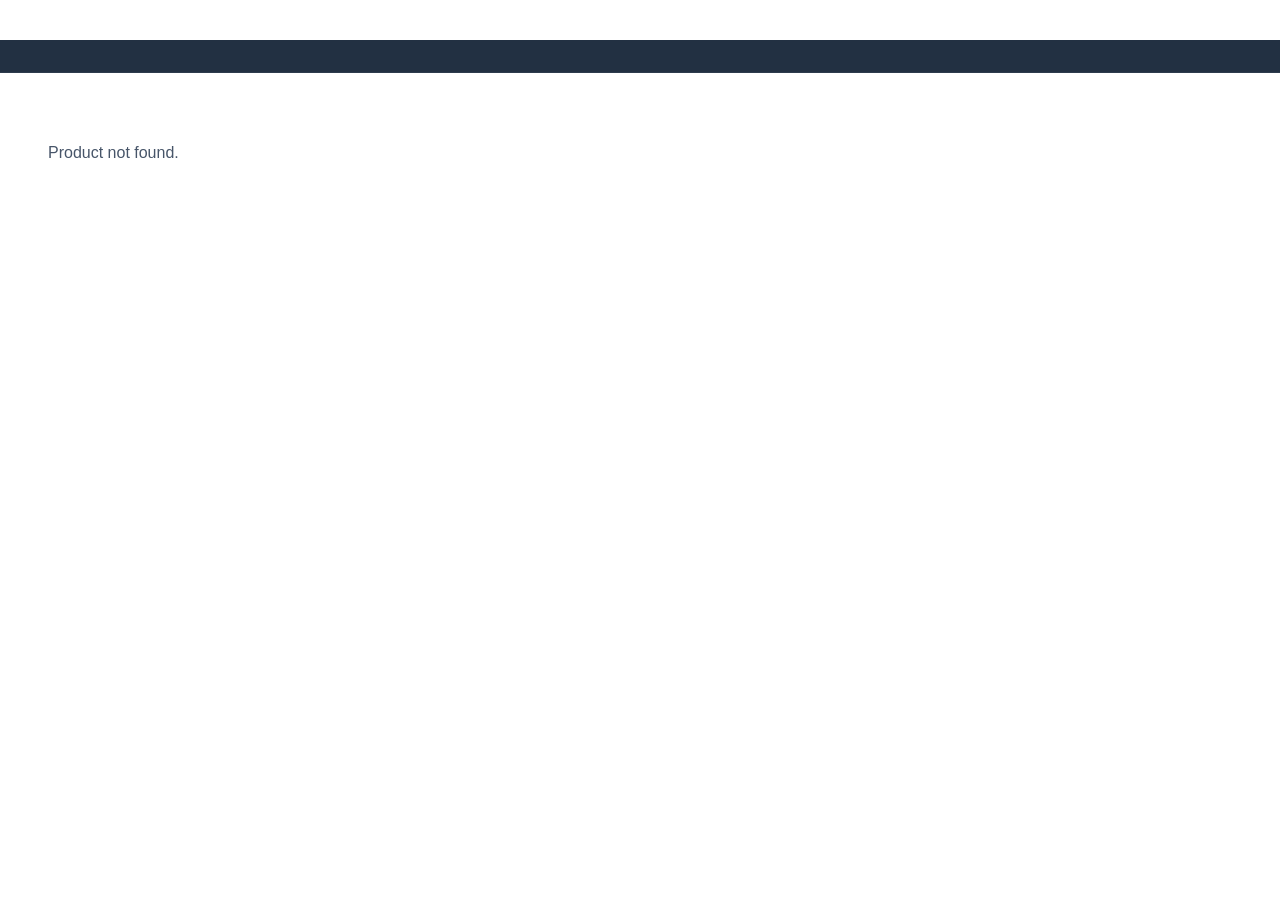
<file: product-detail.html>
<!DOCTYPE html>
<html lang="en">
<head>
    <meta charset="UTF-8">
    <meta name="viewport" content="width=device-width, initial-scale=1.0">
    <title>Product Details | Pap Weld Core Automation</title>
    <link rel="stylesheet" href="css/style.css">
    <link rel="icon" type="image/x-icon" href="images/favicon/favicon.ico">
</head>
<body>
    <header class="header" id="header">
        <!-- Same header as other pages (copy from index.html) -->
    </header>
    <main class="container" style="padding-top:140px;padding-bottom:80px;">
        <div id="product-detail">
            <p>Loading product details...</p>
        </div>
    </main>
    <script>
        // Fetch product data and display
        const params = new URLSearchParams(window.location.search);
        const id = params.get('id');
        if (!id) {
            document.getElementById('product-detail').innerHTML = '<p>Product not found.</p>';
        } else {
            fetch('data/products-data.json')
                .then(r => r.json())
                .then(data => {
                    const product = data.products.find(p => p.id === id);
                    if (!product) {
                        document.getElementById('product-detail').innerHTML = '<p>Product not found.</p>';
                        return;
                    }
                    // Render product details (similar to modal)
                    let html = `<h1>${product.name}</h1>
                                <img src="${product.image}" alt="${product.name}" style="max-width:400px;">
                                <p>${product.description}</p>
                                <h3>Specifications</h3><ul>`;
                    if (product.specs) {
                        product.specs.forEach(s => {
                            html += `<li><strong>${s.label}:</strong> ${s.value}</li>`;
                        });
                    }
                    html += `</ul>
                             <a href="contact.html" class="btn btn-primary">Request a Quote</a>`;
                    document.getElementById('product-detail').innerHTML = html;
                })
                .catch(() => {
                    document.getElementById('product-detail').innerHTML = '<p>Error loading product.</p>';
                });
        }
    </script>
</body>
</html>
</file>
<file: css/style.css>
/* ================================================================
   PAP WELD CORE AUTOMATION — PREMIUM UNIFIED STYLESHEET
   Single CSS file for all 5 pages
   ================================================================ */

/* ============================================================
   0. RESET & ROOT
   ============================================================ */
*, *::before, *::after { margin: 0; padding: 0; box-sizing: border-box; }

:root {
  --navy:        #0B1A2E;
  --navy-2:      #0F2340;
  --navy-light:  #1A3355;
  --blue:        #1A4A8C;
  --blue-light:  #2A6AB0;
  --orange:      #E8652D;
  --orange-dim:  #C0501F;
  --orange-glow: rgba(232,101,45,.22);
  --teal:        #2A9D8F;
  --teal-dim:    #1F7A6F;
  --amethyst:    #6B3FA0;

  --white:       #FFFFFF;
  --gray-light:  #F8FAFC;
  --gray-soft:   #F1F4F9;
  --gray:        #475569;
  --gray-mid:    #64748B;
  --gray-dark:   #1E293B;
  --border:      #E2E8F0;

  --font: 'Inter', -apple-system, BlinkMacSystemFont, sans-serif;
  --container: 1240px;
  --section-y: 112px;

  --shadow-xs: 0 1px 3px rgba(11,26,46,.04);
  --shadow-sm: 0 2px 12px rgba(11,26,46,.06);
  --shadow-md: 0 16px 48px rgba(11,26,46,.10);
  --shadow-lg: 0 30px 80px rgba(11,26,46,.18);
  --shadow-xl: 0 40px 100px rgba(11,26,46,.22);

  --ease:        cubic-bezier(.22,.61,.36,1);
  --ease-bounce: cubic-bezier(.34,1.56,.64,1);
}

html { scroll-behavior: smooth; scroll-padding-top: 110px; }

body {
  font-family: var(--font);
  color: var(--gray);
  background: var(--white);
  line-height: 1.65;
  -webkit-font-smoothing: antialiased;
  -moz-osx-font-smoothing: grayscale;
}

::selection { background: var(--orange); color: var(--white); }

::-webkit-scrollbar { width: 7px; }
::-webkit-scrollbar-track { background: var(--gray-light); }
::-webkit-scrollbar-thumb { background: var(--orange); border-radius: 8px; border: 2px solid var(--gray-light); }
::-webkit-scrollbar-thumb:hover { background: var(--orange-dim); }

a { text-decoration: none; color: inherit; }
ul { list-style: none; }
img { max-width: 100%; height: auto; display: block; }
button { font-family: inherit; cursor: pointer; }

.container { max-width: var(--container); margin: 0 auto; padding: 0 28px; }

/* ============================================================
   1. UTILITY CLASSES
   ============================================================ */
.eyebrow {
  display: inline-flex;
  align-items: center;
  gap: 12px;
  font-size: 12px;
  font-weight: 700;
  letter-spacing: .16em;
  text-transform: uppercase;
  color: var(--orange);
  margin-bottom: 16px;
}
.eyebrow::before {
  content: '';
  width: 28px; height: 2.5px;
  border-radius: 2px;
  background: var(--orange);
  flex-shrink: 0;
}
.eyebrow.center { justify-content: center; }
.eyebrow.center::before { content: ''; width: 28px; height: 2.5px; border-radius: 2px; background: var(--orange); flex-shrink: 0; }

.section-header { max-width: 640px; margin-bottom: 56px; }
.section-header.center { margin-left: auto; margin-right: auto; text-align: center; }
.section-title { font-size: 38px; font-weight: 700; color: var(--gray-dark); margin-bottom: 14px; letter-spacing: -.02em; line-height: 1.15; }
.section-subtitle { font-size: 16.5px; color: var(--gray); line-height: 1.7; }

.link-arrow {
  display: inline-flex;
  align-items: center;
  gap: 6px;
  font-size: 14px;
  font-weight: 600;
  color: var(--blue);
  transition: gap .25s var(--ease), color .25s ease;
}
.link-arrow:hover { color: var(--orange); gap: 10px; }

/* ============================================================
   2. BUTTONS
   ============================================================ */
.btn {
  display: inline-flex;
  align-items: center;
  justify-content: center;
  gap: 10px;
  padding: 16px 38px;
  border-radius: 60px;
  font-weight: 600;
  font-size: 14.5px;
  cursor: pointer;
  transition: all .35s var(--ease);
  text-align: center;
  border: 1.5px solid transparent;
  white-space: nowrap;
  position: relative;
  overflow: hidden;
  isolation: isolate;
}
.btn::after {
  content: '';
  position: absolute;
  inset: 0;
  border-radius: 60px;
  background: rgba(255,255,255,0);
  transition: background .35s var(--ease);
  z-index: -1;
}
.btn:hover::after { background: rgba(255,255,255,.08); }

.btn-primary {
  background: var(--orange);
  color: var(--white);
  border-color: var(--orange);
  box-shadow: 0 8px 28px rgba(232,101,45,.28);
}
.btn-primary:hover {
  background: var(--orange-dim);
  border-color: var(--orange-dim);
  transform: translateY(-3px);
  box-shadow: 0 14px 40px rgba(232,101,45,.40);
}
.btn-primary:active { transform: translateY(-1px); }

.btn-secondary {
  background: transparent;
  color: var(--white);
  border-color: rgba(255,255,255,.35);
  backdrop-filter: blur(4px);
}
.btn-secondary:hover {
  background: rgba(255,255,255,.10);
  border-color: var(--white);
  transform: translateY(-3px);
}

.btn-outline {
  background: transparent;
  color: var(--blue);
  border-color: var(--border);
}
.btn-outline:hover {
  border-color: var(--blue);
  background: var(--gray-light);
  transform: translateY(-2px);
  box-shadow: var(--shadow-sm);
}

.btn-large { padding: 20px 48px; font-size: 16px; }
.btn-small { padding: 10px 22px; font-size: 13px; }
.btn-block { width: 100%; justify-content: center; border-radius: 10px; }

/* ============================================================
   3. TOP BAR
   ============================================================ */
.topbar {
  background: var(--navy);
  color: rgba(255,255,255,.8);
  font-size: 13px;
  position: fixed;
  top: 0; left: 0; right: 0;
  z-index: 1100;
  height: 40px;
  display: flex;
  align-items: center;
  border-bottom: 1px solid rgba(255,255,255,.06);
}
.topbar .container { display: flex; justify-content: space-between; align-items: center; flex-wrap: wrap; gap: 8px 16px; }
.topbar-left { display: flex; align-items: center; gap: 20px; flex-wrap: wrap; }
.topbar-left a { color: rgba(255,255,255,.75); transition: color .25s ease; display: inline-flex; align-items: center; gap: 6px; }
.topbar-left a:hover { color: var(--white); }
.topbar-left .sep { opacity: .2; }
.topbar-right { display: flex; align-items: center; gap: 10px; }
.topbar-right a {
  color: rgba(255,255,255,.5);
  transition: all .25s ease;
  display: inline-flex;
  align-items: center;
  justify-content: center;
  width: 28px; height: 28px;
  border-radius: 50%;
  background: rgba(255,255,255,.04);
}
.topbar-right a:hover { color: var(--white); background: rgba(255,255,255,.12); transform: translateY(-2px); }
.topbar-right svg { width: 15px; height: 15px; fill: currentColor; }

/* ============================================================
   4. HEADER / NAVIGATION
   ============================================================ */
.header {
  background: rgba(11,26,46,.90);
  backdrop-filter: blur(16px);
  -webkit-backdrop-filter: blur(16px);
  padding: 16px 0;
  position: fixed;
  top: 40px; left: 0; right: 0;
  z-index: 1000;
  transition: all .3s var(--ease);
  border-bottom: 1px solid rgba(255,255,255,.06);
}
.header.scrolled {
  padding: 10px 0;
  box-shadow: 0 8px 40px rgba(0,0,0,.30);
  background: rgba(11,26,46,.97);
}

.header-wrapper { display: flex; align-items: center; justify-content: space-between; gap: 24px; }

.logo { display: flex; align-items: center; gap: 12px; }
.logo img { height: 42px; width: auto; transition: transform .3s var(--ease); }
.logo:hover img { transform: scale(1.04); }
.logo-text { color: var(--white); line-height: 1.2; }
.logo-text .name { font-weight: 700; font-size: 16px; display: block; }
.logo-text .sub { font-size: 10.5px; color: rgba(255,255,255,.5); letter-spacing: .05em; }

.nav-list { display: flex; align-items: center; gap: 30px; }
.nav-link {
  color: rgba(255,255,255,.82);
  font-weight: 500;
  font-size: 14px;
  padding: 6px 0;
  position: relative;
  transition: color .25s ease;
}
.nav-link:hover, .nav-link.active { color: var(--white); }
.nav-link::after {
  content: '';
  position: absolute; bottom: -2px; left: 0;
  width: 0; height: 2px;
  background: var(--orange);
  transition: width .25s var(--ease);
}
.nav-link:hover::after, .nav-link.active::after { width: 100%; }

.dropdown { position: relative; }
.dropdown-menu {
  position: absolute; top: calc(100% + 14px); left: -18px;
  background: rgba(255,255,255,.99);
  padding: 10px 0;
  min-width: 256px;
  border-radius: 10px;
  box-shadow: var(--shadow-lg);
  opacity: 0; visibility: hidden; transform: translateY(10px);
  transition: all .25s var(--ease);
}
.dropdown:hover .dropdown-menu { opacity: 1; visibility: visible; transform: translateY(0); }
.dropdown-menu li a {
  display: block;
  padding: 10px 22px;
  color: var(--gray-dark);
  font-size: 14px;
  font-weight: 500;
  transition: all .2s ease;
  border-left: 2px solid transparent;
}
.dropdown-menu li a:hover {
  background: var(--gray-light);
  color: var(--blue);
  border-left-color: var(--orange);
  padding-left: 26px;
}

.header-cta .btn { padding: 11px 26px; font-size: 13px; }

.hamburger { display: none; flex-direction: column; gap: 5px; background: none; border: none; padding: 5px; }
.hamburger span { display: block; width: 24px; height: 2px; background: var(--white); transition: all .3s ease; border-radius: 2px; }
.hamburger.active span:nth-child(1) { transform: rotate(45deg) translate(5px,6px); }
.hamburger.active span:nth-child(2) { opacity: 0; }
.hamburger.active span:nth-child(3) { transform: rotate(-45deg) translate(5px,-6px); }

/* ============================================================
   5. PAGE HEADER (inner pages breadcrumb hero)
   ============================================================ */
.page-header {
  background: linear-gradient(135deg, var(--navy) 0%, var(--navy-2) 100%);
  padding: 150px 0 68px;
  position: relative;
  overflow: hidden;
  text-align: center;
}
.page-header::before {
  content: '';
  position: absolute;
  top: -30%; right: -10%;
  width: 600px; height: 600px;
  background: radial-gradient(circle, rgba(232,101,45,.18) 0%, transparent 65%);
  pointer-events: none;
}
.page-header::after {
  content: '';
  position: absolute;
  bottom: -20%; left: -5%;
  width: 400px; height: 400px;
  background: radial-gradient(circle, rgba(42,157,143,.12) 0%, transparent 60%);
  pointer-events: none;
}
.page-header .container { position: relative; z-index: 1; }
.breadcrumb {
  font-size: 13px;
  color: rgba(255,255,255,.5);
  margin-bottom: 18px;
  display: flex;
  align-items: center;
  justify-content: center;
  gap: 8px;
}
.breadcrumb a { color: rgba(255,255,255,.55); transition: color .2s ease; }
.breadcrumb a:hover { color: var(--orange); }
.breadcrumb span { color: var(--orange); }
.page-header h1 {
  font-size: 52px;
  font-weight: 800;
  color: var(--white);
  letter-spacing: -.025em;
  line-height: 1.1;
  margin-bottom: 18px;
}
.page-header p {
  font-size: 18px;
  color: rgba(255,255,255,.7);
  max-width: 600px;
  margin: 0 auto;
  line-height: 1.7;
}

/* ============================================================
   6. HERO (Home only)
   ============================================================ */
.hero {
  background: var(--navy);
  padding: 172px 0 108px;
  position: relative;
  overflow: hidden;
  isolation: isolate;
}
.hero::before {
  content: '';
  position: absolute;
  top: -20%; right: -8%;
  width: 720px; height: 720px;
  background: radial-gradient(circle, rgba(232,101,45,.22) 0%, rgba(232,101,45,.05) 40%, transparent 70%);
  z-index: -1;
}
.hero::after {
  content: '';
  position: absolute;
  bottom: -10%; left: -5%;
  width: 500px; height: 500px;
  background: radial-gradient(circle, rgba(42,157,143,.14) 0%, transparent 60%);
  z-index: -1;
}
.hero-bg {
  position: absolute;
  inset: 0;
  background: url('../images/banners/hero-machine.png') no-repeat center center / cover;
  opacity: .12;
  mix-blend-mode: overlay;
  z-index: 0;
}
.hero-wrapper {
  position: relative;
  z-index: 1;
  display: grid;
  grid-template-columns: 1.05fr .95fr;
  gap: 70px;
  align-items: center;
}
.hero-title {
  font-size: 56px;
  font-weight: 800;
  color: var(--white);
  line-height: 1.07;
  margin-bottom: 24px;
  letter-spacing: -.025em;
}
.hero-title .highlight { color: var(--orange); }
.hero-subtitle {
  font-size: 18.5px;
  color: rgba(255,255,255,.72);
  margin-bottom: 36px;
  max-width: 500px;
  line-height: 1.65;
}
.hero-buttons { display: flex; gap: 16px; margin-bottom: 56px; flex-wrap: wrap; }
.hero-image img {
  border-radius: 14px;
  width: 100%;
  object-fit: cover;
  box-shadow: 0 30px 70px rgba(0,0,0,.32);
  transition: transform .6s var(--ease);
}
.hero-image:hover img { transform: scale(1.02); }

.trust-badges { display: flex; border-top: 1px solid rgba(255,255,255,.12); padding-top: 32px; flex-wrap: wrap; gap: 0; }
.trust-item { padding-right: 38px; margin-right: 38px; border-right: 1px solid rgba(255,255,255,.12); }
.trust-item:last-child { border-right: none; margin-right: 0; padding-right: 0; }
.trust-number { display: block; font-size: 32px; font-weight: 700; color: var(--white); letter-spacing: -.01em; }
.trust-label { font-size: 12px; color: rgba(255,255,255,.5); text-transform: uppercase; letter-spacing: .06em; }

/* ============================================================
   7. CAPABILITIES / FEATURE CARDS
   ============================================================ */
.capabilities { padding: var(--section-y) 0; background: var(--gray-light); }
.capabilities-grid { display: grid; grid-template-columns: repeat(4, 1fr); gap: 22px; }
.cap-card {
  background: var(--white);
  padding: 32px 26px;
  border-radius: 10px;
  border: 1px solid var(--border);
  transition: all .35s var(--ease);
  box-shadow: 0 2px 6px rgba(0,0,0,.02);
}
.cap-card:hover { transform: translateY(-8px); box-shadow: var(--shadow-md); border-color: transparent; }
.cap-icon {
  width: 52px; height: 52px;
  background: rgba(232,101,45,.10);
  border-radius: 12px;
  display: flex; align-items: center; justify-content: center;
  margin-bottom: 18px;
  transition: background .3s ease;
}
.cap-card:hover .cap-icon { background: var(--orange); }
.cap-icon svg { width: 26px; height: 26px; stroke: var(--orange); stroke-width: 1.8; fill: none; transition: stroke .3s ease; }
.cap-card:hover .cap-icon svg { stroke: var(--white); }
.cap-card h3 { font-size: 16px; color: var(--gray-dark); margin-bottom: 8px; font-weight: 600; }
.cap-card p { font-size: 14px; color: var(--gray); line-height: 1.65; }

/* ============================================================
   8. WHY DIFFERENT / STORY SECTION
   ============================================================ */
.difference { padding: var(--section-y) 0; }
.difference-wrapper { display: grid; grid-template-columns: .95fr 1.05fr; gap: 74px; align-items: center; }
.difference-content h2 { font-size: 38px; color: var(--gray-dark); margin-bottom: 18px; font-weight: 700; letter-spacing: -.02em; }
.difference-content > p { font-size: 16.5px; color: var(--gray); margin-bottom: 30px; }
.difference-image img { border-radius: 14px; width: 100%; box-shadow: var(--shadow-md); }
.difference-list { margin-bottom: 28px; }
.difference-list li { padding: 8px 0; font-size: 15px; color: var(--gray-dark); display: flex; align-items: center; gap: 12px; }
.difference-list li::before { content: '✓'; color: var(--orange); font-weight: 700; font-size: 18px; flex-shrink: 0; }

/* ============================================================
   9. PROCESS TIMELINE
   ============================================================ */
.process { padding: var(--section-y) 0; background: linear-gradient(135deg, var(--navy) 0%, #0F2340 100%); }
.process .section-title { color: var(--white); }
.process .section-subtitle { color: rgba(255,255,255,.6); }
.process-timeline { display: grid; grid-template-columns: repeat(6, 1fr); gap: 18px; margin-top: 20px; }
.process-step {
  text-align: center;
  background: rgba(255,255,255,.04);
  padding: 26px 16px;
  border-radius: 10px;
  border: 1px solid rgba(255,255,255,.06);
  transition: all .3s var(--ease);
}
.process-step:hover { background: rgba(255,255,255,.09); transform: translateY(-6px); }
.step-number {
  display: inline-flex; align-items: center; justify-content: center;
  width: 40px; height: 40px;
  border-radius: 50%;
  background: var(--orange);
  color: var(--white);
  font-weight: 700; font-size: 14px;
  margin-bottom: 12px;
  box-shadow: 0 4px 14px rgba(232,101,45,.25);
}
.process-step h4 { font-size: 13.5px; color: var(--white); margin-bottom: 6px; font-weight: 600; }
.process-step p { font-size: 12px; color: rgba(255,255,255,.5); }

/* ============================================================
   10. PRODUCTS GRID & CARDS
   ============================================================ */
.products-preview { padding: var(--section-y) 0; }
.products-grid { display: grid; grid-template-columns: repeat(3, 1fr); gap: 26px; }
.product-card {
  background: var(--white);
  border: 1px solid var(--border);
  border-radius: 10px;
  overflow: hidden;
  transition: all .35s var(--ease);
  box-shadow: 0 2px 8px rgba(0,0,0,.02);
  position: relative;
}
.product-card:hover { box-shadow: var(--shadow-md); transform: translateY(-8px); border-color: transparent; }
.product-card img { width: 100%; height: 210px; object-fit: cover; }
.product-card-badge {
  position: absolute;
  top: 14px; left: 14px;
  background: var(--orange);
  color: var(--white);
  font-size: 11px;
  font-weight: 700;
  padding: 4px 12px;
  border-radius: 30px;
  letter-spacing: .04em;
}
.product-card-badge.teal { background: var(--teal); }
.product-card-badge.service-badge { background: var(--amethyst); }
.product-card h4 { padding: 18px 20px 6px; font-size: 16px; color: var(--gray-dark); font-weight: 600; }
.product-card p { padding: 0 20px 16px; font-size: 14px; color: var(--gray); }
.card-actions { padding: 0 20px 20px; display: flex; gap: 10px; flex-wrap: wrap; }

/* Filter tabs (products & gallery) */
.filter-section { padding: 28px 0; border-bottom: 1px solid var(--border); background: var(--white); position: sticky; top: 100px; z-index: 100; }
.filter-tabs { display: flex; gap: 10px; flex-wrap: wrap; align-items: center; }
.filter-tab {
  display: inline-flex;
  align-items: center;
  gap: 8px;
  padding: 10px 22px;
  border: 1.5px solid var(--border);
  border-radius: 50px;
  background: var(--white);
  color: var(--gray);
  font-size: 14px;
  font-weight: 500;
  cursor: pointer;
  transition: all .25s var(--ease);
}
.filter-tab:hover { border-color: var(--orange); color: var(--orange); }
.filter-tab.active {
  background: var(--orange);
  border-color: var(--orange);
  color: var(--white);
  box-shadow: 0 4px 14px rgba(232,101,45,.28);
}
.filter-tab .count {
  display: inline-flex;
  align-items: center;
  justify-content: center;
  min-width: 24px;
  height: 22px;
  padding: 0 7px;
  border-radius: 12px;
  font-size: 11px;
  font-weight: 700;
  background: rgba(0,0,0,.08);
}
.filter-tab.active .count { background: rgba(255,255,255,.25); }

/* Product Modal */
.modal-overlay {
  position: fixed;
  inset: 0;
  background: rgba(11,26,46,.65);
  z-index: 2000;
  display: flex;
  align-items: center;
  justify-content: center;
  padding: 20px;
  opacity: 0;
  visibility: hidden;
  transition: all .3s var(--ease);
  backdrop-filter: blur(4px);
}
.modal-overlay.open { opacity: 1; visibility: visible; }
.modal {
  background: var(--white);
  border-radius: 16px;
  padding: 40px 36px;
  max-width: 740px;
  width: 100%;
  max-height: 90vh;
  overflow-y: auto;
  position: relative;
  box-shadow: var(--shadow-xl);
  transform: scale(.96);
  transition: transform .3s var(--ease);
}
.modal-overlay.open .modal { transform: scale(1); }
.modal-close {
  position: absolute;
  top: 18px; right: 18px;
  width: 36px; height: 36px;
  border-radius: 50%;
  background: var(--gray-light);
  border: none;
  display: flex; align-items: center; justify-content: center;
  transition: all .2s ease;
}
.modal-close:hover { background: var(--orange); }
.modal-close svg { width: 18px; height: 18px; stroke: var(--gray-dark); stroke-width: 2.5; fill: none; transition: stroke .2s ease; }
.modal-close:hover svg { stroke: var(--white); }
.modal-gallery { margin-bottom: 20px; }
.modal-gallery .main-image { width: 100%; height: 300px; object-fit: cover; border-radius: 10px; }
.modal-thumbnails { display: flex; gap: 8px; margin-top: 10px; flex-wrap: wrap; }
.modal-thumbnails .thumb {
  width: 70px; height: 70px;
  object-fit: cover;
  border-radius: 6px;
  border: 2px solid transparent;
  cursor: pointer;
  opacity: .65;
  transition: all .2s ease;
}
.modal-thumbnails .thumb.active { border-color: var(--orange); opacity: 1; }
.modal-thumbnails .thumb:hover { opacity: 1; }
.modal-badge {
  display: inline-block;
  background: var(--orange);
  color: var(--white);
  font-size: 11px;
  font-weight: 700;
  padding: 4px 14px;
  border-radius: 30px;
  margin-bottom: 12px;
  letter-spacing: .04em;
}
.modal-badge.teal { background: var(--teal); }
.modal-badge.service-badge { background: var(--amethyst); }
.modal h2 { font-size: 26px; color: var(--gray-dark); margin-bottom: 10px; font-weight: 700; }
.modal .modal-desc { font-size: 15px; color: var(--gray); line-height: 1.7; margin-bottom: 20px; }
.modal-specs-grid { display: grid; grid-template-columns: 1fr 1fr; gap: 0; background: var(--gray-light); border-radius: 8px; padding: 18px; margin-bottom: 20px; }
.spec-row { padding: 8px 12px; }
.spec-label { font-size: 12px; color: var(--gray-mid); text-transform: uppercase; letter-spacing: .04em; display: block; margin-bottom: 3px; }
.spec-value { font-size: 14px; color: var(--gray-dark); font-weight: 600; }
.modal-features { display: grid; grid-template-columns: 1fr 1fr; gap: 6px 16px; margin-bottom: 20px; }
.modal-features li { font-size: 14px; color: var(--gray-dark); display: flex; align-items: flex-start; gap: 8px; }
.modal-features li::before { content: '✓'; color: var(--teal); font-weight: 700; flex-shrink: 0; margin-top: 1px; }
.modal-apps { display: flex; flex-wrap: wrap; gap: 8px; margin-bottom: 24px; }
.app-tag { background: var(--gray-light); color: var(--gray-dark); font-size: 13px; font-weight: 500; padding: 6px 14px; border-radius: 30px; border: 1px solid var(--border); }
.modal-actions { display: flex; gap: 12px; flex-wrap: wrap; padding-top: 4px; border-top: 1px solid var(--border); }

/* ============================================================
   11. INDUSTRIES GRID
   ============================================================ */
.industries { padding: var(--section-y) 0; background: var(--gray-light); }
.industries-grid { display: grid; grid-template-columns: repeat(3, 1fr); gap: 24px; }
.industry-card {
  background: var(--white);
  padding: 32px 28px;
  border-radius: 10px;
  transition: all .35s var(--ease);
  border: 1px solid var(--border);
}
.industry-card:hover { transform: translateY(-8px); box-shadow: var(--shadow-md); border-color: transparent; }
.industry-card h4 { font-size: 17px; color: var(--gray-dark); margin-bottom: 10px; font-weight: 600; }
.industry-card p { font-size: 14px; color: var(--gray); margin-bottom: 18px; }

/* ============================================================
   12. QUALITY SECTION (Home)
   ============================================================ */
.quality { padding: var(--section-y) 0; }
.quality-wrapper { display: grid; grid-template-columns: 1fr 1fr; gap: 70px; align-items: center; }
.quality-content h2 { font-size: 38px; color: var(--gray-dark); margin-bottom: 18px; font-weight: 700; letter-spacing: -.02em; }
.quality-quote {
  font-size: 18px;
  font-style: italic;
  color: var(--blue);
  margin-bottom: 34px;
  border-left: 3px solid var(--teal);
  padding-left: 20px;
  opacity: .88;
  line-height: 1.6;
}
.quality-steps { display: grid; grid-template-columns: 1fr 1fr; gap: 20px; margin-bottom: 34px; }
.quality-step { display: flex; gap: 14px; align-items: flex-start; }
.quality-step span {
  display: inline-flex; align-items: center; justify-content: center;
  width: 32px; height: 32px;
  border-radius: 50%;
  background: var(--orange);
  color: var(--white);
  font-weight: 700; font-size: 13px;
  flex-shrink: 0;
  box-shadow: 0 4px 12px rgba(232,101,45,.20);
}
.quality-step h4 { font-size: 14px; color: var(--gray-dark); font-weight: 600; margin-bottom: 3px; }
.quality-step p { font-size: 13px; color: var(--gray); }
.quality-image img { border-radius: 14px; width: 100%; box-shadow: var(--shadow-md); }

/* ============================================================
   13. RFQ / CTA SECTION
   ============================================================ */
.rfq-cta {
  padding: 90px 0;
  text-align: center;
  color: var(--white);
  background: linear-gradient(120deg, var(--orange) 0%, var(--orange-dim) 100%);
  position: relative;
  overflow: hidden;
}
.rfq-cta::before {
  content: '';
  position: absolute;
  top: -50%; left: -15%;
  width: 70%; height: 200%;
  background: radial-gradient(circle, rgba(255,255,255,.07) 0%, transparent 60%);
  pointer-events: none;
}
.rfq-cta .container { position: relative; z-index: 1; }
.rfq-cta h2 { font-size: 40px; margin-bottom: 16px; font-weight: 800; letter-spacing: -.025em; }
.rfq-cta p { font-size: 17.5px; margin-bottom: 36px; max-width: 560px; margin-left: auto; margin-right: auto; opacity: .92; line-height: 1.7; }
.rfq-cta .btn-primary { background: var(--white); color: var(--orange); border-color: var(--white); box-shadow: 0 8px 32px rgba(0,0,0,.18); }
.rfq-cta .btn-primary:hover { background: transparent; color: var(--white); box-shadow: 0 12px 40px rgba(0,0,0,.25); transform: translateY(-3px); }
.rfq-cta .btn-primary::after { display: none; }

/* ============================================================
   14. FOOTER
   ============================================================ */
.footer { background: var(--navy); color: rgba(255,255,255,.7); padding: 80px 0 28px; border-top: 1px solid rgba(255,255,255,.04); }
.footer-grid { display: grid; grid-template-columns: 1.6fr 1fr 1fr 1.4fr; gap: 48px; margin-bottom: 52px; }
.footer-col .logo img { height: 40px; margin-bottom: 18px; }
.footer-col p { font-size: 13.5px; line-height: 1.8; color: rgba(255,255,255,.6); margin-bottom: 6px; }
.footer-col h4 {
  color: var(--white);
  font-size: 13.5px;
  margin-bottom: 20px;
  font-weight: 700;
  text-transform: uppercase;
  letter-spacing: .08em;
  position: relative;
  padding-bottom: 12px;
}
.footer-col h4::after {
  content: '';
  position: absolute; bottom: 0; left: 0;
  width: 28px; height: 2px;
  background: var(--orange);
  border-radius: 2px;
}
.footer-col ul li { padding: 7px 0; }
.footer-col ul li a {
  font-size: 14px;
  color: rgba(255,255,255,.6);
  transition: color .25s ease, transform .25s ease;
  display: inline-block;
}
.footer-col ul li a:hover { color: var(--orange); transform: translateX(5px); }
.footer-social { display: flex; gap: 10px; margin-top: 18px; }
.footer-social a {
  color: rgba(255,255,255,.4);
  transition: all .3s ease;
  display: inline-flex; align-items: center; justify-content: center;
  width: 38px; height: 38px;
  border-radius: 50%;
  background: rgba(255,255,255,.05);
  border: 1px solid rgba(255,255,255,.05);
}
.footer-social a:hover { color: var(--white); background: var(--orange); border-color: var(--orange); transform: translateY(-3px); }
.footer-social svg { width: 18px; height: 18px; fill: currentColor; }
.footer-bottom {
  border-top: 1px solid rgba(255,255,255,.07);
  padding-top: 24px;
  display: flex;
  justify-content: space-between;
  flex-wrap: wrap;
  gap: 10px;
  font-size: 12.5px;
  color: rgba(255,255,255,.35);
}

/* ============================================================
   15. BACK TO TOP
   ============================================================ */
.back-to-top {
  position: fixed;
  bottom: 32px; right: 32px;
  z-index: 999;
  width: 50px; height: 50px;
  border-radius: 50%;
  background: var(--orange);
  color: var(--white);
  border: none;
  box-shadow: 0 8px 28px rgba(232,101,45,.35);
  transition: all .4s var(--ease);
  opacity: 0;
  visibility: hidden;
  transform: translateY(20px) scale(.9);
  display: flex; align-items: center; justify-content: center;
}
.back-to-top.visible { opacity: 1; visibility: visible; transform: translateY(0) scale(1); }
.back-to-top:hover { background: var(--orange-dim); transform: translateY(-5px) scale(1.06); box-shadow: 0 14px 40px rgba(232,101,45,.45); }
.back-to-top svg { width: 22px; height: 22px; stroke: currentColor; stroke-width: 2.5; fill: none; stroke-linecap: round; stroke-linejoin: round; }

/* ============================================================
   16. WHATSAPP FLOATING BUTTON
   ============================================================ */
.whatsapp-float {
  position: fixed;
  bottom: 32px; left: 32px;
  z-index: 999;
  display: flex;
  align-items: center;
  gap: 0;
  text-decoration: none;
}
.whatsapp-float-btn {
  width: 56px; height: 56px;
  border-radius: 50%;
  background: #25D366;
  display: flex; align-items: center; justify-content: center;
  box-shadow: 0 8px 28px rgba(37,211,102,.40);
  transition: all .35s var(--ease);
  flex-shrink: 0;
  position: relative;
}
.whatsapp-float-btn::before {
  content: '';
  position: absolute;
  inset: -4px;
  border-radius: 50%;
  border: 2px solid rgba(37,211,102,.35);
  animation: wa-pulse 2.5s ease-out infinite;
}
.whatsapp-float-btn::after {
  content: '';
  position: absolute;
  inset: -10px;
  border-radius: 50%;
  border: 2px solid rgba(37,211,102,.15);
  animation: wa-pulse 2.5s ease-out infinite .5s;
}
@keyframes wa-pulse {
  0% { transform: scale(1); opacity: 1; }
  100% { transform: scale(1.6); opacity: 0; }
}
.whatsapp-float-btn svg { width: 30px; height: 30px; fill: var(--white); position: relative; z-index: 1; }
.whatsapp-float:hover .whatsapp-float-btn { background: #128C4B; transform: scale(1.1); box-shadow: 0 12px 36px rgba(37,211,102,.55); }

.whatsapp-tooltip {
  background: var(--gray-dark);
  color: var(--white);
  font-size: 13px;
  font-weight: 600;
  padding: 8px 14px;
  border-radius: 8px;
  white-space: nowrap;
  margin-left: 12px;
  opacity: 0;
  transform: translateX(-8px);
  transition: all .3s var(--ease);
  pointer-events: none;
  box-shadow: var(--shadow-md);
}
.whatsapp-tooltip::before {
  content: '';
  position: absolute;
  left: -6px; top: 50%;
  transform: translateY(-50%);
  border: 6px solid transparent;
  border-right-color: var(--gray-dark);
  border-left: 0;
}
.whatsapp-float:hover .whatsapp-tooltip { opacity: 1; transform: translateX(0); }

/* ============================================================
   17. TESTIMONIAL / QUOTE BAR (Home)
   ============================================================ */
.testimonial-bar {
  background: var(--white);
  padding: 56px 0;
  border-top: 1px solid var(--border);
}
.testimonial-bar blockquote {
  font-size: 22px;
  font-style: italic;
  color: var(--gray-dark);
  line-height: 1.55;
  margin-bottom: 14px;
  max-width: 720px;
  margin-left: auto;
  margin-right: auto;
  text-align: center;
}
.testimonial-bar cite { font-size: 14px; font-weight: 700; color: var(--blue); font-style: normal; display: block; text-align: center; }

/* ============================================================
   18. ABOUT PAGE – SPECIFIC SECTIONS
   ============================================================ */
.stat-strip { padding: 56px 0; background: var(--navy); }
.stat-strip-grid { display: grid; grid-template-columns: repeat(4, 1fr); }
.stat-strip-item { padding: 0 40px; border-right: 1px solid rgba(255,255,255,.1); text-align: center; }
.stat-strip-item:last-child { border-right: none; }
.stat-strip-item .num { display: block; font-size: 40px; font-weight: 800; color: var(--white); letter-spacing: -.02em; }
.stat-strip-item .lbl { font-size: 13px; color: rgba(255,255,255,.5); text-transform: uppercase; letter-spacing: .06em; margin-top: 4px; }

.story-section { padding: var(--section-y) 0; }
.story-wrapper { display: grid; grid-template-columns: .95fr 1.05fr; gap: 72px; align-items: center; }
.story-content h2 { font-size: 38px; color: var(--gray-dark); font-weight: 700; margin-bottom: 20px; letter-spacing: -.02em; }
.story-content p { font-size: 16px; color: var(--gray); margin-bottom: 18px; line-height: 1.75; }
.story-image img { border-radius: 14px; width: 100%; box-shadow: var(--shadow-md); }

.mv-section { padding: var(--section-y) 0; background: var(--gray-light); }
.mv-grid { display: grid; grid-template-columns: 1fr 1fr; gap: 24px; }
.mv-card {
  background: var(--white);
  padding: 36px 34px;
  border-radius: 12px;
  border: 1px solid var(--border);
  transition: all .35s var(--ease);
}
.mv-card:hover { box-shadow: var(--shadow-md); transform: translateY(-6px); border-color: transparent; }
.mv-icon { margin-bottom: 20px; }
.mv-card h3 { font-size: 22px; color: var(--gray-dark); font-weight: 700; margin-bottom: 14px; }
.mv-card p { font-size: 15px; color: var(--gray); line-height: 1.75; }

.values-section { padding: var(--section-y) 0; }
.values-grid { display: grid; grid-template-columns: repeat(4, 1fr); gap: 22px; }
.value-card {
  background: var(--white);
  padding: 28px 24px;
  border-radius: 10px;
  border: 1px solid var(--border);
  transition: all .35s var(--ease);
  text-align: center;
}
.value-card:hover { transform: translateY(-8px); box-shadow: var(--shadow-md); border-color: transparent; }
.value-icon { margin-bottom: 18px; }
.value-icon-svg { width: 32px; height: 32px; fill: var(--orange); transition: transform .3s ease; }
.value-card:hover .value-icon-svg { transform: scale(1.1); }
.value-card h4 { font-size: 16px; color: var(--gray-dark); margin-bottom: 8px; font-weight: 600; }
.value-card p { font-size: 14px; color: var(--gray); }

.why-wrapper { display: grid; grid-template-columns: 1fr 1fr; gap: 72px; align-items: center; }
.why-content h2 { font-size: 36px; color: var(--gray-dark); font-weight: 700; margin-bottom: 18px; letter-spacing: -.02em; }
.why-content > p { font-size: 16px; color: var(--gray); margin-bottom: 28px; line-height: 1.75; }
.why-list { margin-bottom: 34px; }
.why-list li { padding: 10px 0; font-size: 15px; color: var(--gray-dark); border-bottom: 1px solid var(--border); display: flex; align-items: flex-start; gap: 10px; }
.why-list li:last-child { border-bottom: none; }
.why-list li::before { content: '▸'; color: var(--orange); font-size: 14px; flex-shrink: 0; margin-top: 2px; }
.why-image img { border-radius: 14px; width: 100%; box-shadow: var(--shadow-md); }

.team-section { padding: var(--section-y) 0; background: var(--gray-light); }
.team-content { max-width: 680px; margin: 0 auto 48px; text-align: center; }
.team-content h2 { font-size: 36px; color: var(--gray-dark); font-weight: 700; margin-bottom: 16px; letter-spacing: -.02em; }
.team-content p { font-size: 16px; color: var(--gray); line-height: 1.75; }
.team-image img { border-radius: 14px; width: 100%; max-width: 860px; margin: 0 auto; box-shadow: var(--shadow-md); }

.quality-commitment { padding: var(--section-y) 0; }
.quality-commitment-wrapper { display: grid; grid-template-columns: 1fr 1fr; gap: 70px; align-items: center; }
.quality-commitment-content h2 { font-size: 36px; color: var(--gray-dark); font-weight: 700; margin-bottom: 18px; letter-spacing: -.02em; }
.quality-commitment-steps { display: grid; grid-template-columns: 1fr 1fr; gap: 16px; margin: 28px 0; }
.quality-commitment-step { display: flex; gap: 14px; align-items: flex-start; }
.step-num {
  display: inline-flex; align-items: center; justify-content: center;
  width: 32px; height: 32px;
  border-radius: 50%;
  background: var(--orange);
  color: var(--white);
  font-weight: 700; font-size: 13px;
  flex-shrink: 0;
}
.quality-commitment-step h4 { font-size: 14px; color: var(--gray-dark); font-weight: 600; margin-bottom: 3px; }
.quality-commitment-step p { font-size: 13px; color: var(--gray); }
.quality-commitment-image img { border-radius: 14px; width: 100%; box-shadow: var(--shadow-md); }

/* ============================================================
   19. GALLERY PAGE
   ============================================================ */
.gallery-section { padding: 48px 0 var(--section-y); }
.gallery-grid { display: grid; grid-template-columns: repeat(4, 1fr); gap: 16px; }
.gallery-item {
  border-radius: 10px;
  overflow: hidden;
  position: relative;
  cursor: pointer;
  aspect-ratio: 1;
  background: var(--gray-light);
}
.gallery-item:nth-child(4n+1) { grid-column: span 2; grid-row: span 2; aspect-ratio: unset; }
.gallery-item img { width: 100%; height: 100%; object-fit: cover; transition: transform .5s var(--ease); }
.gallery-item:hover img { transform: scale(1.06); }
.gallery-overlay {
  position: absolute;
  inset: 0;
  background: linear-gradient(to top, rgba(11,26,46,.8) 0%, transparent 50%);
  opacity: 0;
  transition: opacity .3s ease;
  display: flex;
  flex-direction: column;
  justify-content: flex-end;
  padding: 20px;
}
.gallery-item:hover .gallery-overlay { opacity: 1; }
.gallery-overlay h4 { font-size: 14px; color: var(--white); font-weight: 600; margin-bottom: 4px; }
.gallery-overlay p { font-size: 12px; color: rgba(255,255,255,.75); }
.gallery-zoom-icon {
  position: absolute;
  top: 50%; left: 50%;
  transform: translate(-50%, -50%) scale(.7);
  opacity: 0;
  transition: all .3s var(--ease);
  width: 48px; height: 48px;
  border-radius: 50%;
  background: rgba(255,255,255,.9);
  display: flex; align-items: center; justify-content: center;
}
.gallery-item:hover .gallery-zoom-icon { opacity: 1; transform: translate(-50%, -50%) scale(1); }
.gallery-zoom-icon svg { width: 22px; height: 22px; stroke: var(--navy); stroke-width: 2; fill: none; }
.gallery-cat-badge {
  position: absolute;
  top: 12px; right: 12px;
  background: var(--orange);
  color: var(--white);
  font-size: 11px;
  font-weight: 700;
  padding: 3px 10px;
  border-radius: 20px;
  letter-spacing: .04em;
  text-transform: capitalize;
}

/* Lightbox */
.lightbox-overlay {
  position: fixed;
  inset: 0;
  background: rgba(5,10,20,.94);
  z-index: 3000;
  display: flex;
  align-items: center;
  justify-content: center;
  padding: 24px;
  opacity: 0;
  visibility: hidden;
  transition: all .3s var(--ease);
}
.lightbox-overlay.open { opacity: 1; visibility: visible; }
.lightbox {
  max-width: 900px;
  width: 100%;
  position: relative;
}
.lightbox-close {
  position: absolute;
  top: -48px; right: 0;
  background: rgba(255,255,255,.1);
  border: none;
  color: var(--white);
  width: 40px; height: 40px;
  border-radius: 50%;
  display: flex; align-items: center; justify-content: center;
  transition: all .2s ease;
}
.lightbox-close:hover { background: var(--orange); }
.lightbox-close svg { width: 20px; height: 20px; stroke: currentColor; stroke-width: 2.5; fill: none; }
.lightbox-image-wrap { position: relative; }
.lightbox-image-wrap img { width: 100%; max-height: 70vh; object-fit: contain; border-radius: 10px; }
.lightbox-nav { position: absolute; top: 50%; transform: translateY(-50%); width: 100%; display: flex; justify-content: space-between; pointer-events: none; }
.lightbox-nav button {
  pointer-events: all;
  width: 48px; height: 48px;
  border-radius: 50%;
  background: rgba(255,255,255,.12);
  border: none;
  color: var(--white);
  display: flex; align-items: center; justify-content: center;
  transition: all .25s ease;
  margin: 0 -20px;
}
.lightbox-nav button:hover { background: var(--orange); }
.lightbox-nav button svg { width: 22px; height: 22px; stroke: currentColor; stroke-width: 2.5; fill: none; }
.lightbox-caption { padding: 20px 0 0; }
.lb-title { font-size: 16px; font-weight: 600; color: var(--white); margin-bottom: 6px; }
.lb-desc { font-size: 14px; color: rgba(255,255,255,.65); margin-bottom: 12px; }
.lb-meta { display: flex; align-items: center; gap: 16px; }
.lb-cat { background: var(--orange); color: var(--white); font-size: 11px; font-weight: 700; padding: 3px 10px; border-radius: 20px; text-transform: capitalize; }
.lb-counter { font-size: 13px; color: rgba(255,255,255,.5); }

/* ============================================================
   20. CONTACT PAGE – PREMIUM COLOR-CHANGE FORM
   ============================================================ */
.contact-section { padding: var(--section-y) 0; background: var(--gray-light); }
.contact-wrapper { display: grid; grid-template-columns: 1.15fr .85fr; gap: 48px; align-items: start; }

/* Contact Form Panel */
.contact-form-wrapper {
  background: var(--white);
  border-radius: 16px;
  padding: 42px 40px;
  box-shadow: var(--shadow-md);
  border: 1px solid var(--border);
}
.form-header { margin-bottom: 30px; }
.form-header h2 { font-size: 28px; color: var(--gray-dark); font-weight: 700; margin-bottom: 8px; letter-spacing: -.02em; }
.form-header p { font-size: 15px; color: var(--gray); }

.contact-form .form-row { display: grid; grid-template-columns: 1fr 1fr; gap: 18px; }
.contact-form .field { margin-bottom: 20px; position: relative; }
.contact-form .field label {
  display: block;
  font-size: 13.5px;
  font-weight: 600;
  color: var(--gray-mid);
  margin-bottom: 8px;
  transition: color .25s ease;
}
.contact-form .field:focus-within label { color: var(--orange); }
.contact-form .field .required { color: var(--orange); margin-left: 2px; }

.contact-form .field input,
.contact-form .field select,
.contact-form .field textarea {
  width: 100%;
  padding: 13px 16px;
  border: 1.5px solid var(--border);
  border-radius: 10px;
  font-size: 14.5px;
  font-family: var(--font);
  color: var(--gray-dark);
  background: var(--white);
  transition: all .3s var(--ease);
  outline: none;
  appearance: none;
}
.contact-form .field input::placeholder,
.contact-form .field textarea::placeholder { color: var(--gray-mid); opacity: .6; }

/* hover state */
.contact-form .field input:hover,
.contact-form .field select:hover,
.contact-form .field textarea:hover { border-color: var(--gray-mid); background: var(--gray-soft); }

/* focus states – different colors per field type */
.contact-form .field input[type="text"]:focus { border-color: var(--blue); box-shadow: 0 0 0 3px rgba(26,74,140,.12); background: var(--white); }
.contact-form .field input[type="email"]:focus { border-color: var(--teal); box-shadow: 0 0 0 3px rgba(42,157,143,.12); background: var(--white); }
.contact-form .field input[type="tel"]:focus { border-color: var(--amethyst); box-shadow: 0 0 0 3px rgba(107,63,160,.12); background: var(--white); }
.contact-form .field select:focus { border-color: var(--orange); box-shadow: 0 0 0 3px rgba(232,101,45,.12); background: var(--white); }
.contact-form .field textarea:focus { border-color: var(--orange); box-shadow: 0 0 0 3px rgba(232,101,45,.12); background: var(--white); }

/* Label color change on focus (per input type) */
.contact-form .field:has(input[type="text"]:focus) label { color: var(--blue); }
.contact-form .field:has(input[type="email"]:focus) label { color: var(--teal); }
.contact-form .field:has(input[type="tel"]:focus) label { color: var(--amethyst); }
.contact-form .field:has(select:focus) label { color: var(--orange); }
.contact-form .field:has(textarea:focus) label { color: var(--orange); }

.contact-form .field textarea { min-height: 120px; resize: vertical; }
.contact-form .field select { cursor: pointer; background-image: url("data:image/svg+xml;utf8,<svg xmlns='http://www.w3.org/2000/svg' width='16' height='16' viewBox='0 0 24 24' fill='none' stroke='%23475569' stroke-width='2' stroke-linecap='round' stroke-linejoin='round'><polyline points='6 9 12 15 18 9'/></svg>"); background-repeat: no-repeat; background-position: right 14px center; padding-right: 40px; }

.form-status { padding: 12px 16px; border-radius: 8px; font-size: 14px; font-weight: 500; display: none; margin-bottom: 16px; }
.form-status.form-status-success { display: block; background: rgba(42,157,143,.1); color: var(--teal-dim); border: 1px solid rgba(42,157,143,.2); }
.form-status.form-status-error { display: block; background: rgba(232,101,45,.08); color: var(--orange-dim); border: 1px solid rgba(232,101,45,.2); }

/* Contact Info Side */
.contact-info-wrapper { display: flex; flex-direction: column; gap: 16px; }
.contact-info-list { display: flex; flex-direction: column; gap: 14px; }
.contact-info-item {
  display: flex;
  align-items: flex-start;
  gap: 16px;
  background: var(--white);
  padding: 18px 20px;
  border-radius: 12px;
  border: 1.5px solid var(--border);
  transition: all .3s var(--ease);
  cursor: default;
}
.contact-info-item:hover { border-color: var(--orange); box-shadow: 0 8px 28px rgba(232,101,45,.10); transform: translateX(4px); }
.contact-info-item:nth-child(2):hover { border-color: var(--teal); box-shadow: 0 8px 28px rgba(42,157,143,.10); }
.contact-info-item:nth-child(3):hover { border-color: var(--amethyst); box-shadow: 0 8px 28px rgba(107,63,160,.10); }
.contact-info-item:nth-child(4):hover { border-color: var(--blue); box-shadow: 0 8px 28px rgba(26,74,140,.10); }
.contact-info-icon {
  width: 44px; height: 44px;
  border-radius: 10px;
  background: var(--gray-light);
  display: flex; align-items: center; justify-content: center;
  flex-shrink: 0;
  transition: background .3s ease;
}
.contact-info-item:hover .contact-info-icon { background: rgba(232,101,45,.10); }
.contact-info-item:nth-child(2):hover .contact-info-icon { background: rgba(42,157,143,.10); }
.contact-info-item:nth-child(3):hover .contact-info-icon { background: rgba(107,63,160,.10); }
.contact-info-item:nth-child(4):hover .contact-info-icon { background: rgba(26,74,140,.10); }
.contact-info-icon svg { width: 22px; height: 22px; }
.contact-info-item h4 {
  font-size: 11px;
  font-weight: 700;
  text-transform: uppercase;
  letter-spacing: .08em;
  color: var(--gray-mid);
  margin-bottom: 5px;
}
.contact-info-item p { font-size: 14.5px; color: var(--gray-dark); font-weight: 500; line-height: 1.55; }
.contact-info-item p a { color: var(--gray-dark); transition: color .2s ease; }
.contact-info-item p a:hover { color: var(--orange); }

.trust-indicators {
  display: flex;
  flex-wrap: wrap;
  gap: 10px;
  padding: 16px 18px;
  background: var(--white);
  border-radius: 12px;
  border: 1px solid var(--border);
}
.trust-badge {
  display: inline-flex;
  align-items: center;
  gap: 6px;
  font-size: 13px;
  font-weight: 600;
  color: var(--gray-dark);
  background: var(--gray-light);
  padding: 5px 14px;
  border-radius: 20px;
}
.trust-badge .check { color: var(--teal); font-size: 15px; }

.map-container { border-radius: 12px; overflow: hidden; box-shadow: var(--shadow-sm); border: 1px solid var(--border); }
.map-container iframe { display: block; }

/* ============================================================
   21. SCROLL ANIMATIONS (AOS-like)
   ============================================================ */
[data-aos] {
  opacity: 0;
  transition: opacity .75s var(--ease), transform .75s var(--ease);
}
[data-aos="fade-up"] { transform: translateY(32px); }
[data-aos="fade-up"].aos-visible { opacity: 1; transform: translateY(0); }
[data-aos="fade-right"] { transform: translateX(-38px); }
[data-aos="fade-right"].aos-visible { opacity: 1; transform: translateX(0); }
[data-aos="fade-left"] { transform: translateX(38px); }
[data-aos="fade-left"].aos-visible { opacity: 1; transform: translateX(0); }

/* ============================================================
   22. RESPONSIVE BREAKPOINTS
   ============================================================ */
@media (max-width: 1080px) {
  .capabilities-grid { grid-template-columns: repeat(2, 1fr); }
  .industries-grid { grid-template-columns: repeat(2, 1fr); }
  .process-timeline { grid-template-columns: repeat(3, 1fr); }
  .footer-grid { grid-template-columns: 1fr 1fr; gap: 40px; }
  .products-grid { grid-template-columns: repeat(2, 1fr); }
  .contact-wrapper { grid-template-columns: 1fr; gap: 36px; }
  .values-grid { grid-template-columns: repeat(2, 1fr); }
  .gallery-grid { grid-template-columns: repeat(3, 1fr); }
  .gallery-item:nth-child(4n+1) { grid-column: span 1; grid-row: span 1; }
}

@media (max-width: 860px) {
  :root { --section-y: 80px; }
  .topbar-left .sep { display: none; }
  .topbar-right { display: none; }
  .topbar .container { justify-content: center; }
  .header { top: 34px; }
  .header.scrolled { top: 34px; }

  .nav-list {
    display: none;
    flex-direction: column;
    position: absolute;
    top: 100%; left: 0; right: 0;
    background: var(--navy);
    padding: 22px 28px 28px;
    border-top: 1px solid rgba(255,255,255,.07);
    gap: 4px;
    backdrop-filter: blur(12px);
  }
  .nav-list.active { display: flex; }
  .hamburger { display: flex; }
  .header-cta { display: none; }
  .nav-link { font-size: 15px; padding: 10px 0; }
  .nav-link::after { bottom: 6px; }
  .dropdown-menu {
    position: static;
    background: transparent;
    box-shadow: none;
    padding-left: 16px;
    opacity: 1; visibility: visible; transform: none;
    display: none;
    backdrop-filter: none;
    border: none;
  }
  .dropdown.active .dropdown-menu { display: block; }
  .dropdown-menu li a { color: rgba(255,255,255,.75); padding: 8px 0; border-left: none; font-size: 14px; }
  .dropdown-menu li a:hover { background: transparent; color: var(--white); padding-left: 0; }

  .hero { padding-top: 136px; }
  .hero-wrapper { grid-template-columns: 1fr; text-align: left; }
  .hero-title { font-size: 38px; }
  .hero-image { display: none; }

  .section-title { font-size: 30px; }
  .page-header h1 { font-size: 36px; }

  .difference-wrapper, .quality-wrapper,
  .story-wrapper, .why-wrapper,
  .quality-commitment-wrapper { grid-template-columns: 1fr; gap: 40px; }

  .capabilities-grid { grid-template-columns: 1fr; }
  .products-grid { grid-template-columns: 1fr 1fr; }
  .industries-grid { grid-template-columns: 1fr; }
  .process-timeline { grid-template-columns: repeat(2, 1fr); }
  .quality-steps { grid-template-columns: 1fr; }
  .quality-commitment-steps { grid-template-columns: 1fr; }

  .stat-strip-grid { grid-template-columns: repeat(2, 1fr); row-gap: 28px; }
  .stat-strip-item:nth-child(2) { border-right: none; }

  .mv-grid { grid-template-columns: 1fr; }
  .values-grid { grid-template-columns: 1fr 1fr; }
  .footer-grid { grid-template-columns: 1fr; gap: 36px; }
  .footer { padding: 56px 0 24px; }
  .footer-bottom { flex-direction: column; align-items: center; text-align: center; gap: 8px; }

  .trust-badges { flex-wrap: wrap; gap: 16px 0; }
  .trust-item { border-right: none; margin-right: 0; }

  .rfq-cta h2 { font-size: 30px; }
  .rfq-cta p { font-size: 15.5px; }

  .gallery-grid { grid-template-columns: repeat(2, 1fr); }
  .gallery-item:nth-child(4n+1) { grid-column: span 1; grid-row: span 1; aspect-ratio: 1; }

  .contact-form .form-row { grid-template-columns: 1fr; }
  .contact-form-wrapper { padding: 28px 22px; }

  .back-to-top { bottom: 20px; right: 20px; width: 44px; height: 44px; }
  .whatsapp-float { bottom: 20px; left: 20px; }
  .whatsapp-float-btn { width: 50px; height: 50px; }
  .whatsapp-float-btn svg { width: 26px; height: 26px; }
  .whatsapp-tooltip { display: none; }
}

@media (max-width: 540px) {
  :root { --section-y: 64px; }
  .hero-title { font-size: 30px; }
  .trust-number { font-size: 26px; }
  .section-title { font-size: 26px; }
  .page-header h1 { font-size: 28px; }
  .page-header p { font-size: 15px; }
  .rfq-cta h2 { font-size: 24px; }

  .btn { padding: 13px 26px; font-size: 13.5px; }
  .btn-large { padding: 15px 32px; font-size: 14.5px; }
  .products-grid { grid-template-columns: 1fr; }
  .quality-steps { grid-template-columns: 1fr; }
  .values-grid { grid-template-columns: 1fr; }
  .gallery-grid { grid-template-columns: 1fr 1fr; }
  .stat-strip-item .num { font-size: 32px; }
  .modal { padding: 24px 18px; border-radius: 14px; }
  .modal h2 { font-size: 22px; }
  .modal-specs-grid { grid-template-columns: 1fr; }
  .modal-features { grid-template-columns: 1fr; }
  .modal-actions { flex-direction: column; }
  .header { top: 34px; }
}

@media (prefers-reduced-motion: reduce) {
  *, *::before, *::after { animation-duration: .01ms !important; transition-duration: .01ms !important; }
}
</file>
